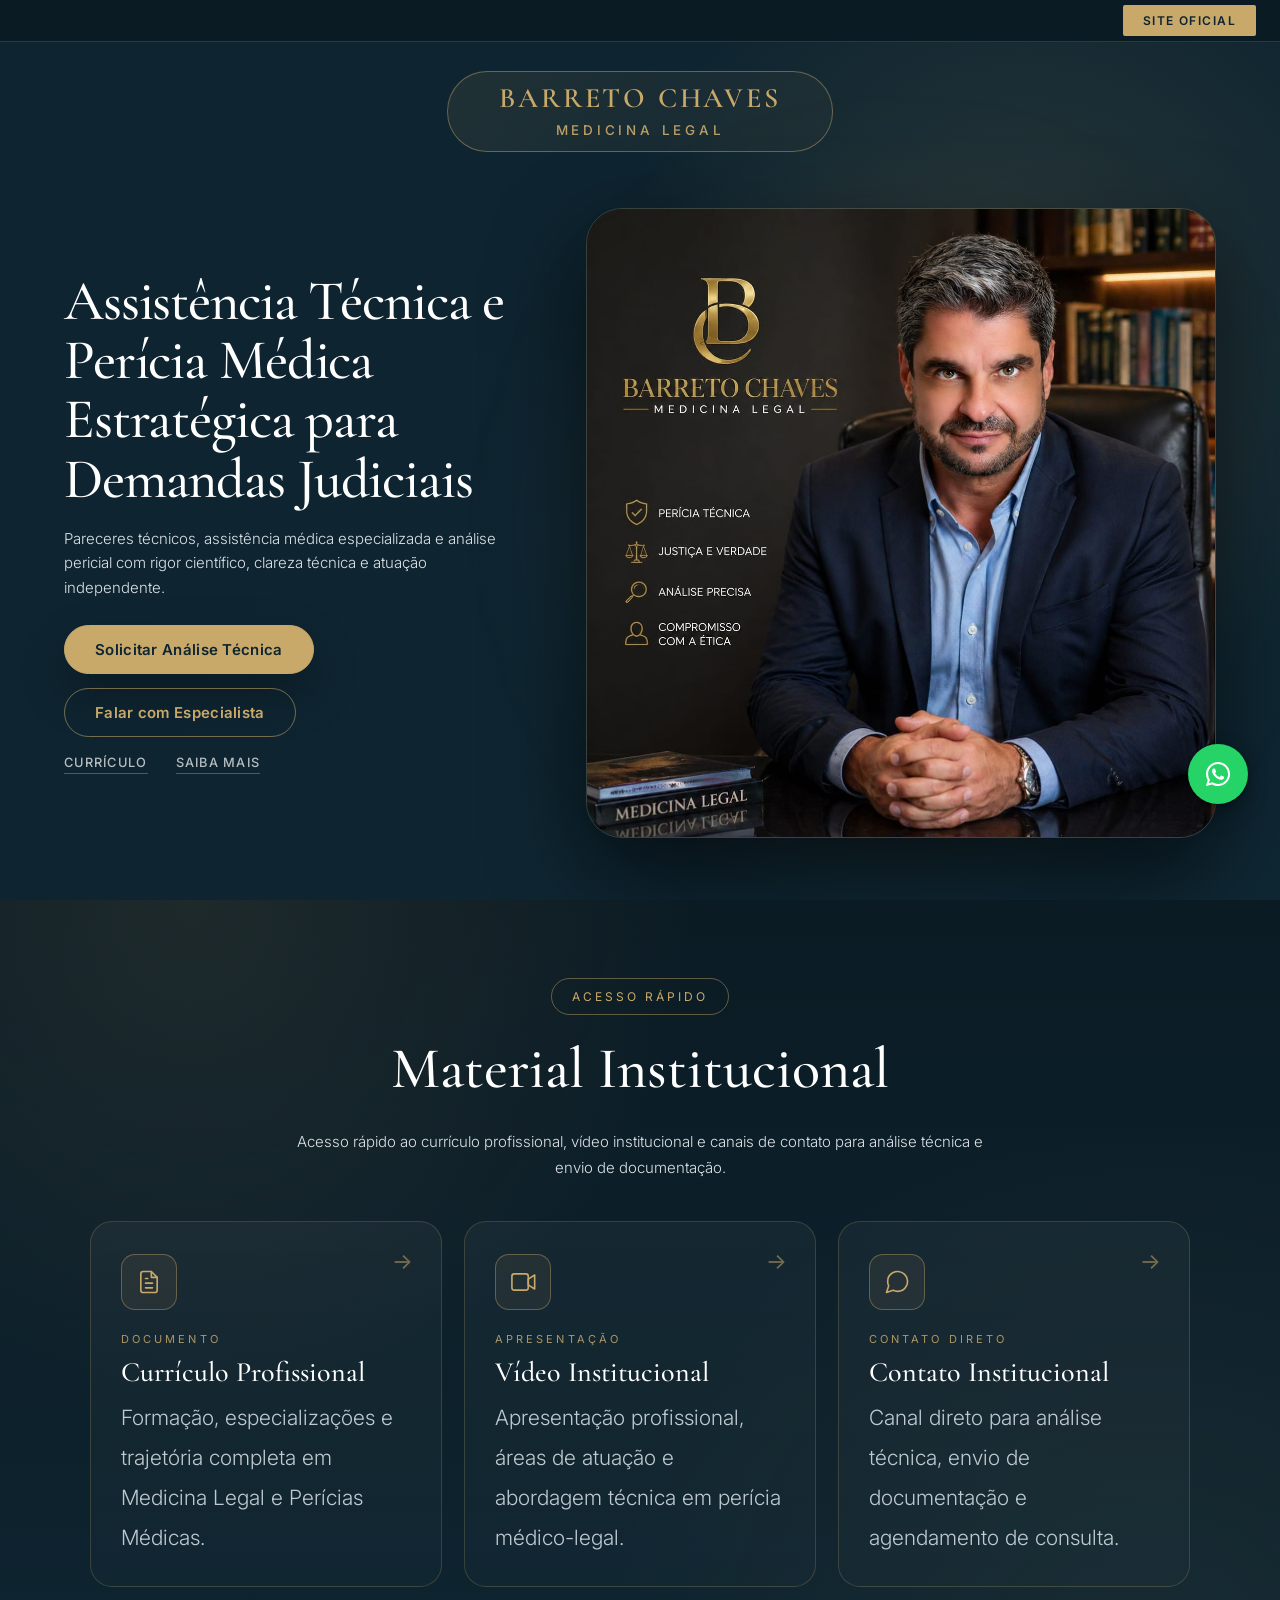
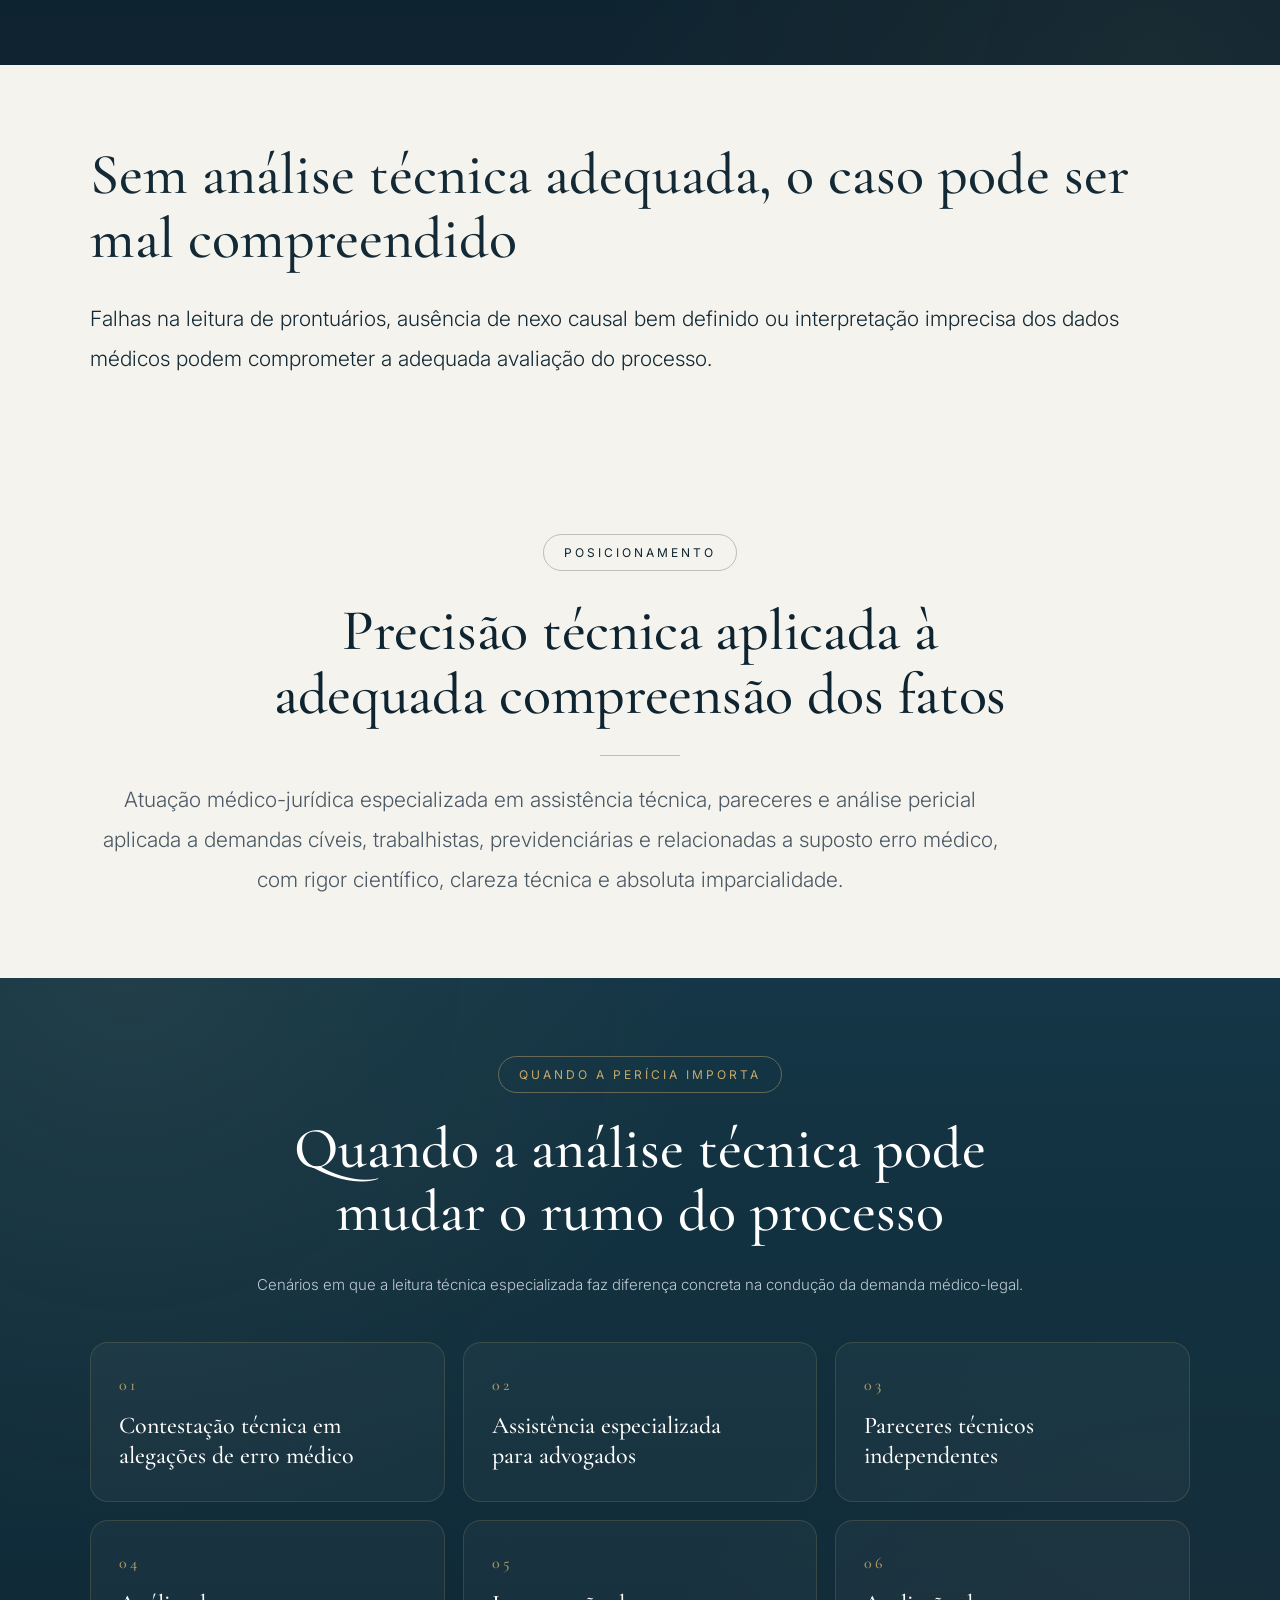
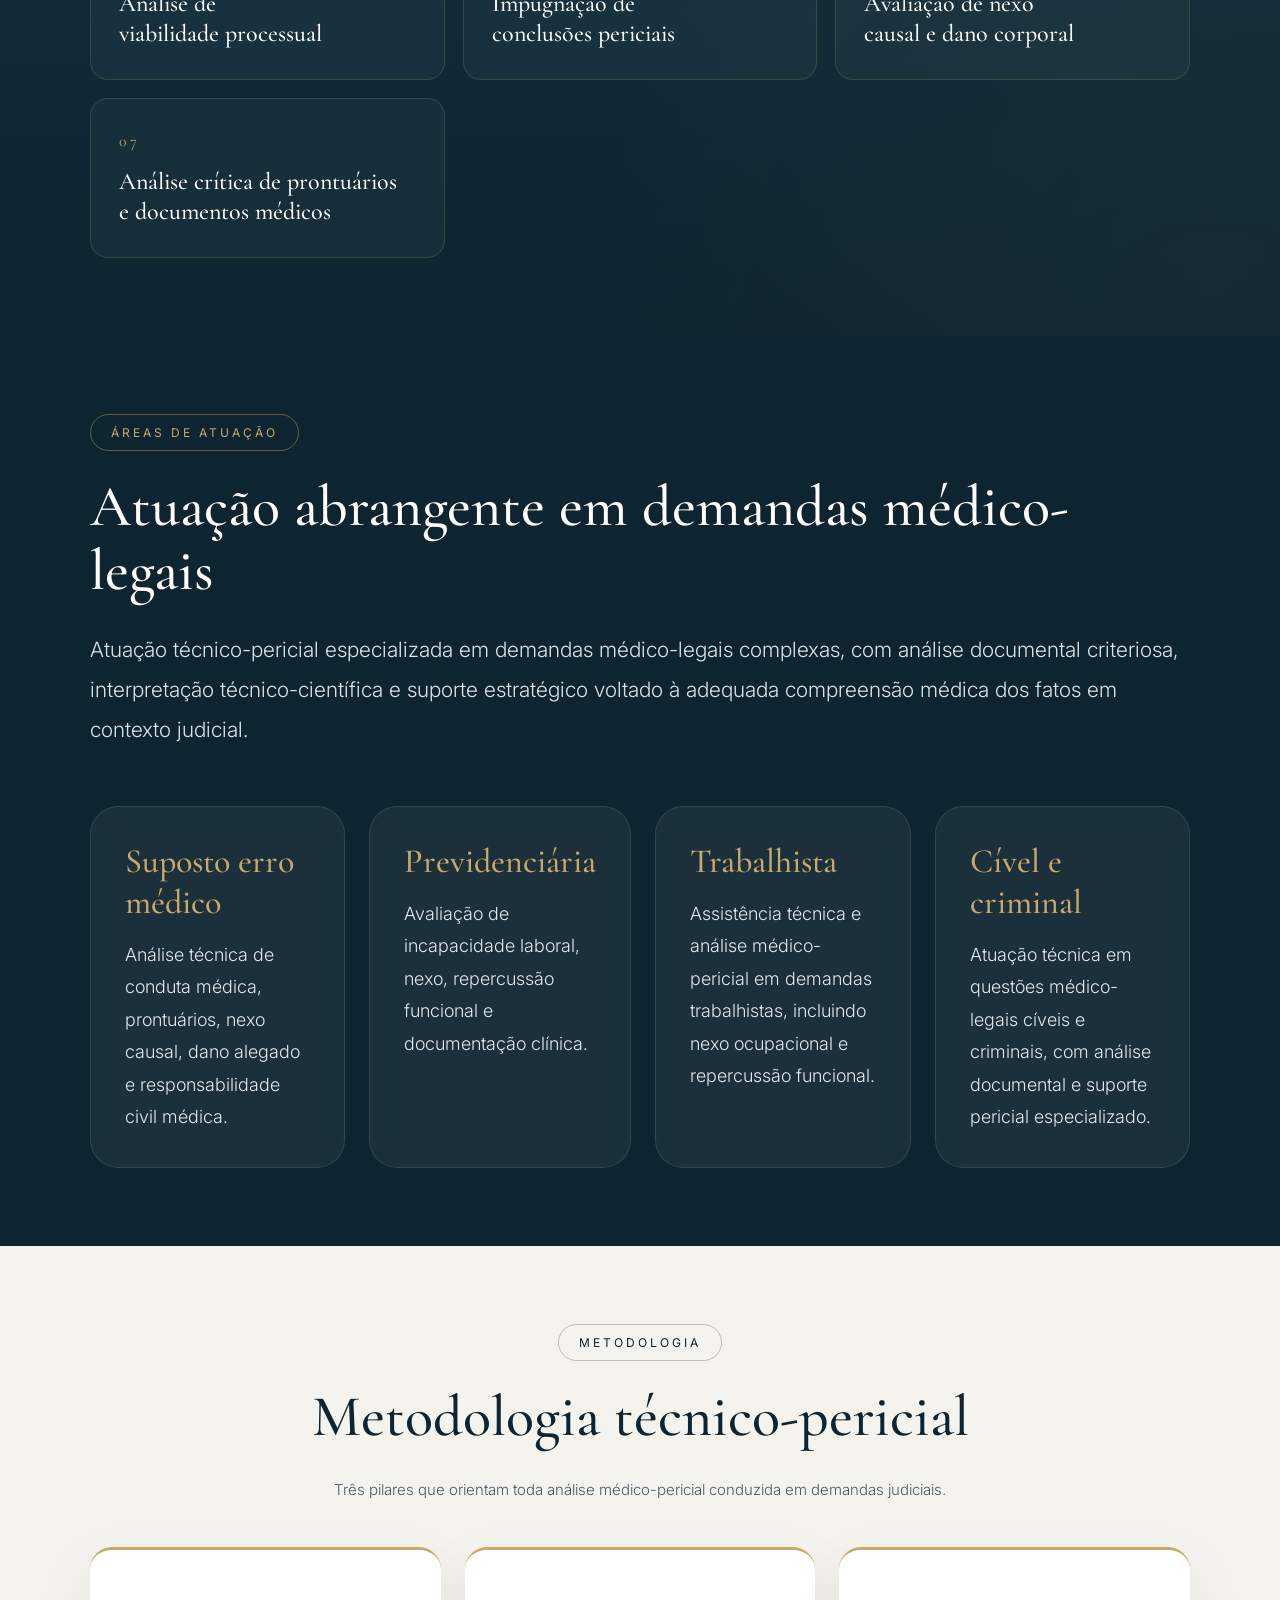
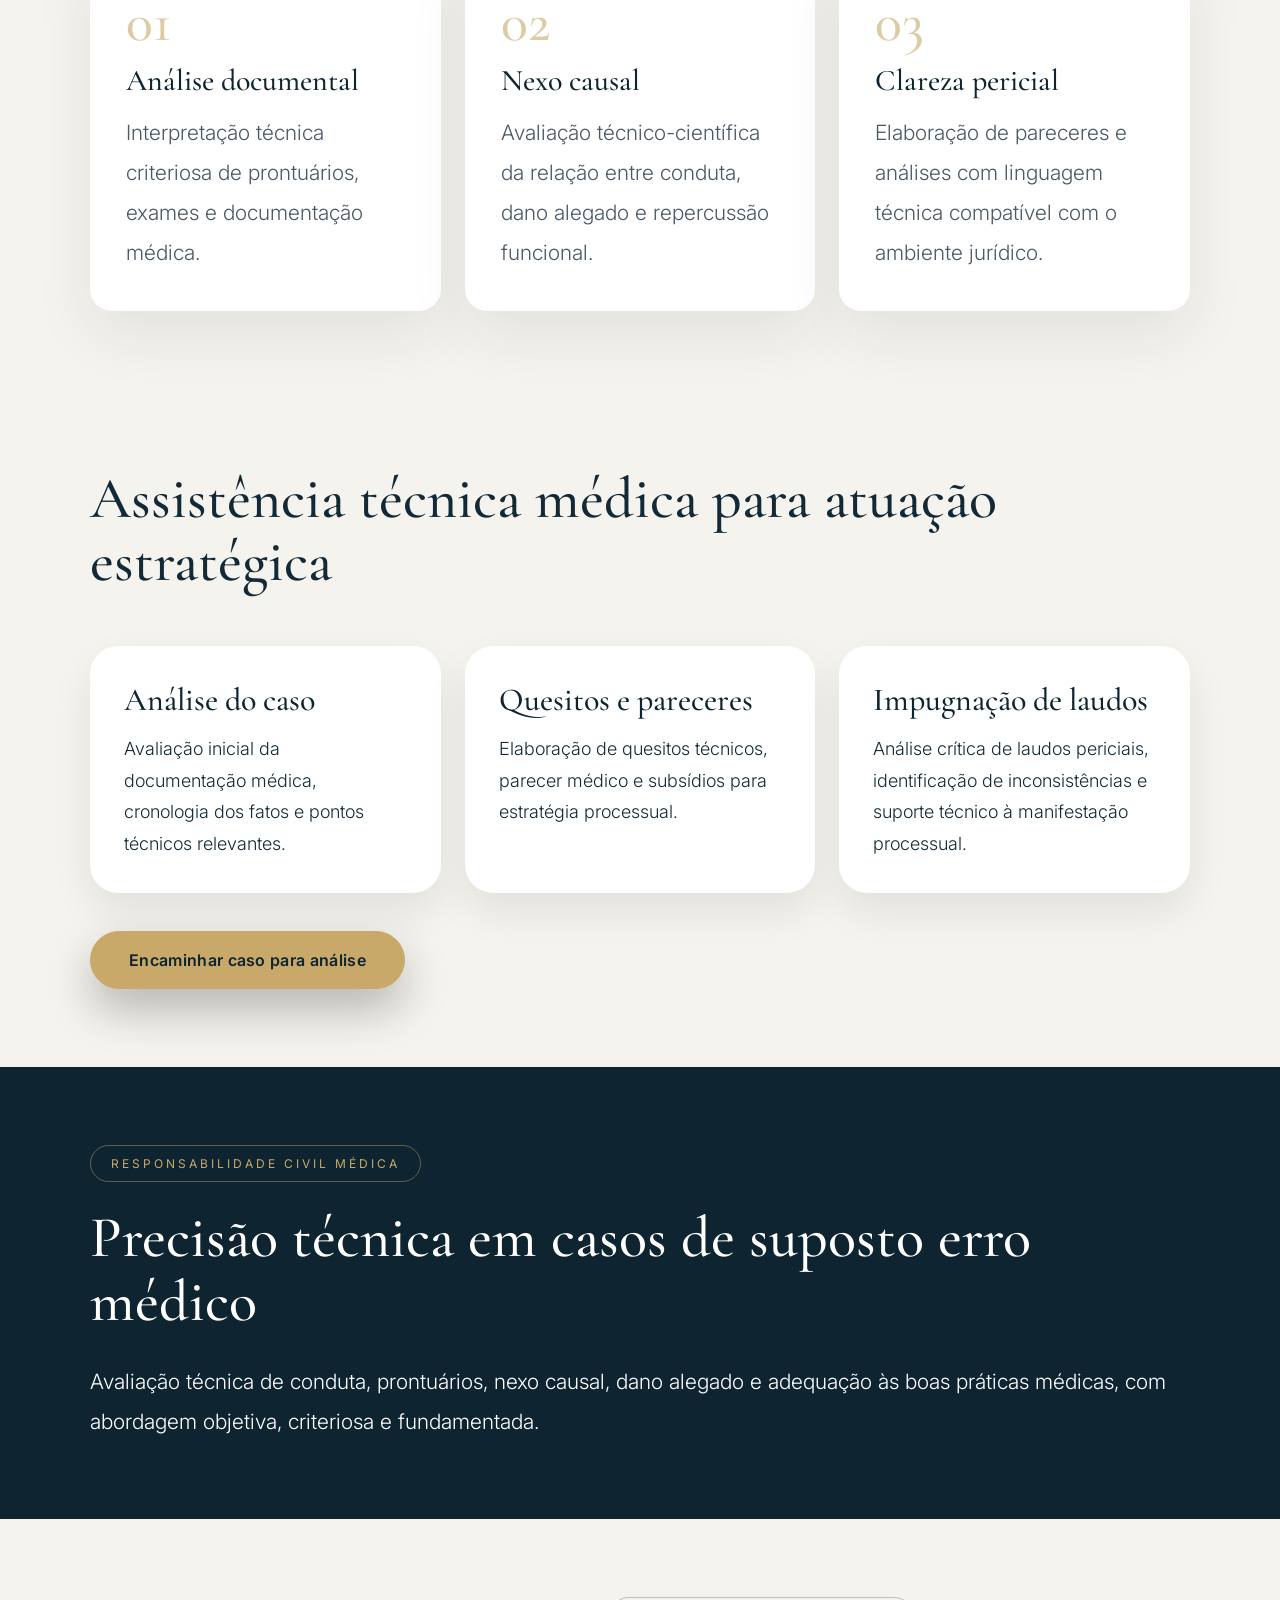
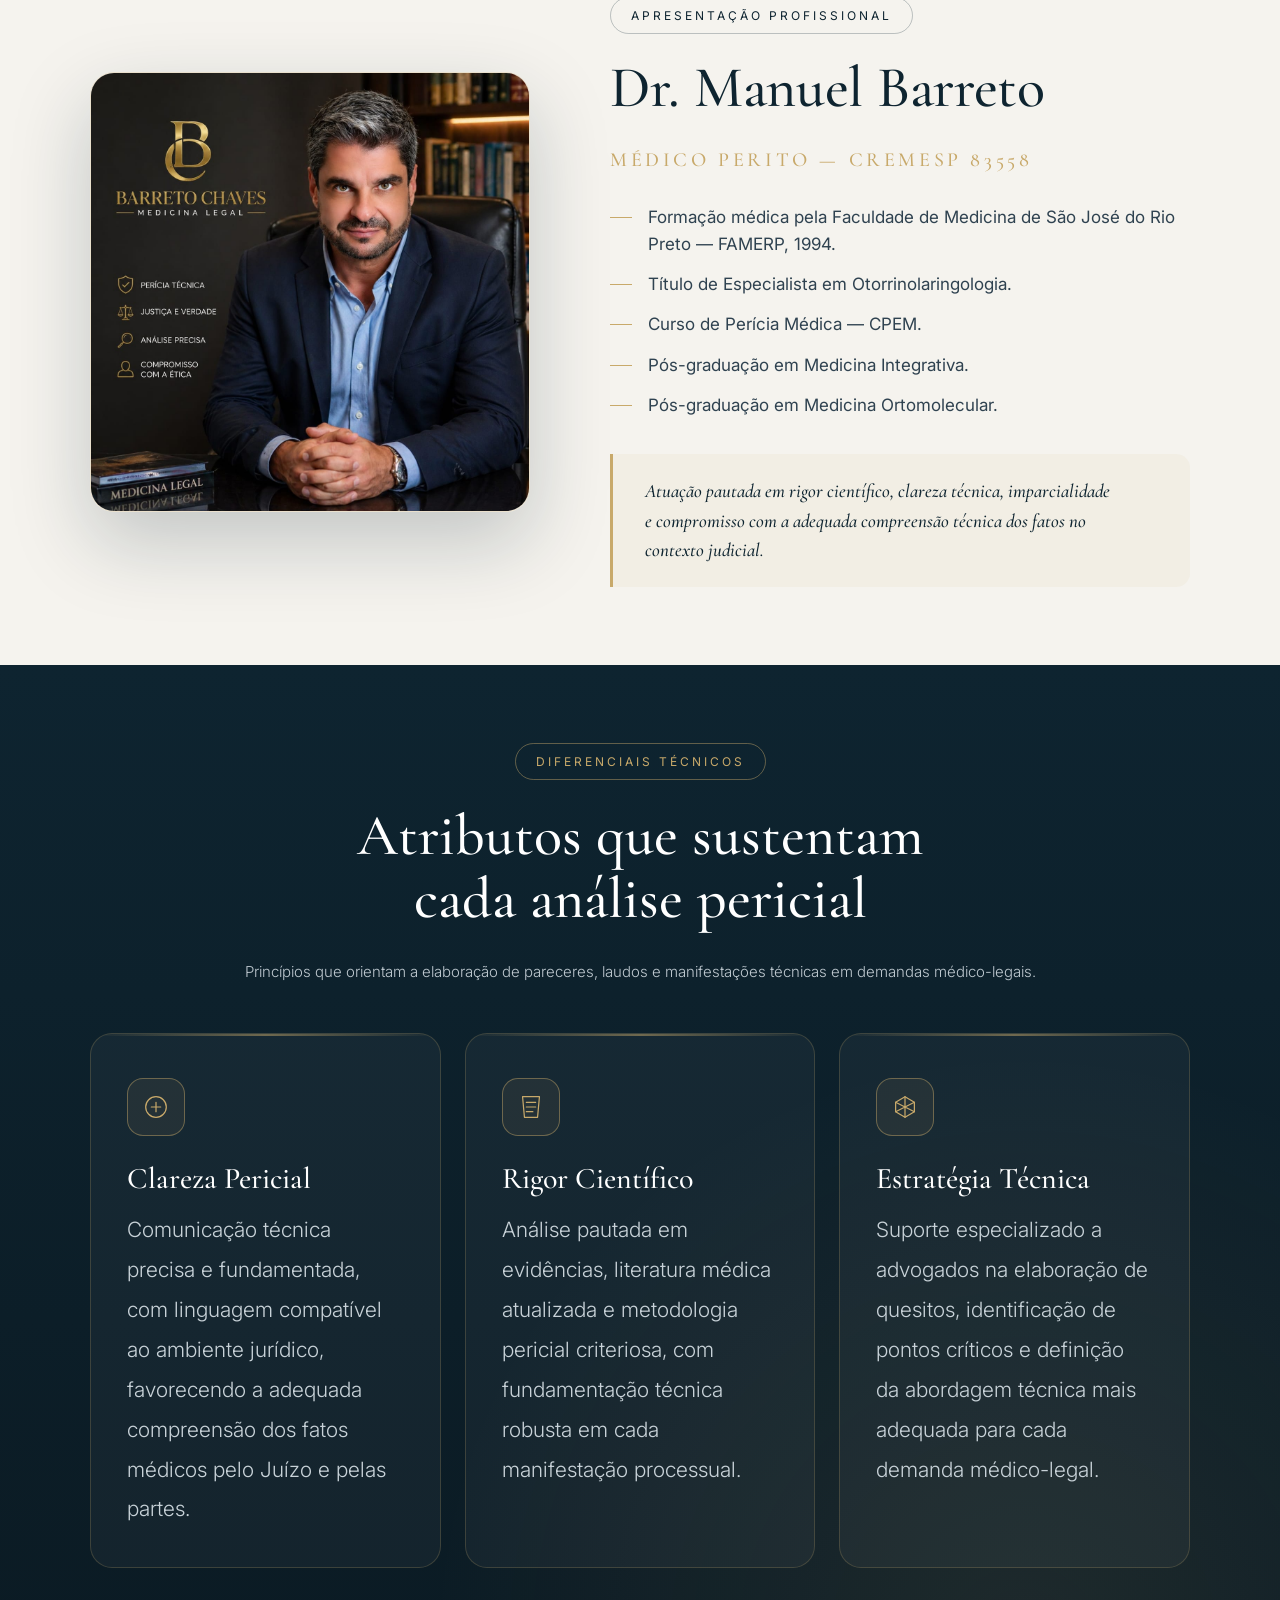
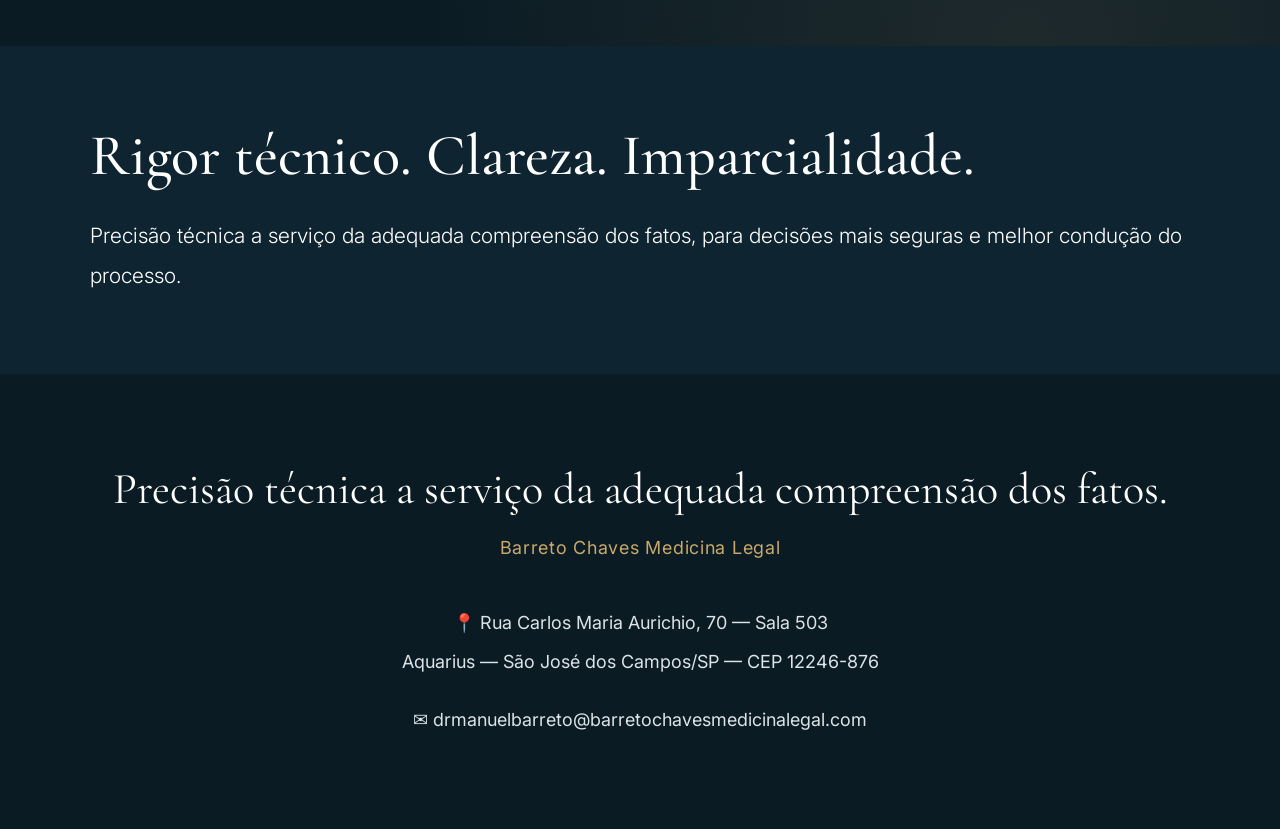
<file: index.html>
﻿<!DOCTYPE html>
<html lang="pt-br">
<head>
<meta charset="UTF-8">
<meta name="viewport" content="width=device-width, initial-scale=1.0">

<title>Barreto Chaves Medicina Legal | Perícia Médica e Assistência Técnica</title>

<meta name="description" content="Assistência Técnica e Perícia Médica especializada para demandas judiciais. Pareceres técnicos, análise pericial e suporte estratégico com rigor científico. Dr. Manuel Barreto — CREMESP 83558.">
<meta name="robots" content="index, follow">

<meta property="og:type" content="website">
<meta property="og:title" content="Barreto Chaves Medicina Legal | Perícia Médica e Assistência Técnica">
<meta property="og:description" content="Assistência Técnica e Perícia Médica especializada para demandas judiciais. Pareceres técnicos, análise pericial e suporte estratégico com rigor científico.">
<meta property="og:image" content="https://barretochavesmedicinalegal.com/imagens/foto-doutor.png">
<meta property="og:locale" content="pt_BR">

<meta name="twitter:card" content="summary_large_image">
<meta name="twitter:title" content="Barreto Chaves Medicina Legal | Perícia Médica e Assistência Técnica">
<meta name="twitter:description" content="Assistência Técnica e Perícia Médica especializada para demandas judiciais. Pareceres técnicos, análise pericial e suporte estratégico com rigor científico.">
<meta name="twitter:image" content="https://barretochavesmedicinalegal.com/imagens/foto-doutor.png">

<link rel="preconnect" href="https://fonts.googleapis.com">
<link href="https://fonts.googleapis.com/css2?family=Cormorant+Garamond:wght@400;500;600&family=Inter:wght@300;400;500;600&display=swap" rel="stylesheet">
<link rel="icon" type="image/png" href="imagens/favicon.png">
<link rel="stylesheet" href="css/index.css">

</head>

<body>

<div class="top-bar">
  <a href="index.html" class="btn-site-oficial">SITE OFICIAL</a>
</div>

<div class="mobile-topbar">
  <a href="mailto:drmanuelbarreto@barretochavesmedicinalegal.com" class="topbar-item">
    <span class="topbar-icon">✉</span>
    <span class="topbar-text">drmanuelbarreto@barretochavesmedicinalegal.com</span>
  </a>
</div>

<section class="hero">
  <div class="tag tag-hero">
    <span class="tag-nome">Barreto Chaves</span>
    <span class="tag-sub">Medicina Legal</span>
  </div>

  <div class="hero-text">
    <h1>Assistência Técnica e Perícia Médica Estratégica para Demandas Judiciais</h1>

    <p>
      Pareceres técnicos, assistência médica especializada e análise pericial com rigor científico, clareza técnica e atuação independente.
    </p>

    <div class="hero-ctas">
      <a class="btn btn-primary" href="https://wa.me/5512996662041">Solicitar Análise Técnica</a>
      <a class="btn btn-secondary" href="https://wa.me/5512996662041">Falar com Especialista</a>
    </div>

    <nav class="hero-nav">
      <a href="curriculo.html">Currículo</a>
      <a href="link_acesso.html">Saiba mais</a>
    </nav>
  </div>

  <div class="photo-wrap">
    <div class="glow"></div>
    <div class="photo">
      <img src="imagens/foto-doutor.png" alt="Dr. Manuel Barreto Chaves">
    </div>
  </div>
</section>

<!-- ===================== MATERIAL INSTITUCIONAL ===================== -->
<section class="section material-inst">
  <div class="mi-head">
    <div class="tag">Acesso Rápido</div>
    <h2>Material Institucional</h2>
    <p class="mi-intro">
      Acesso rápido ao currículo profissional, vídeo institucional e canais de contato para análise técnica e envio de documentação.
    </p>
  </div>

  <div class="mi-cards">
    <a class="mi-card" href="curriculo.html">
      <div class="mi-icon" aria-hidden="true">
        <svg viewBox="0 0 24 24" fill="none" stroke="currentColor" stroke-width="1.4" stroke-linecap="round" stroke-linejoin="round">
          <path d="M14 3H7a2 2 0 0 0-2 2v14a2 2 0 0 0 2 2h10a2 2 0 0 0 2-2V8z"/>
          <path d="M14 3v5h5"/>
          <path d="M9 13h6M9 17h6M9 9h2"/>
        </svg>
      </div>
      <div class="mi-body">
        <div class="mi-eyebrow">Documento</div>
        <h3>Currículo Profissional</h3>
        <p>Formação, especializações e trajetória completa em Medicina Legal e Perícias Médicas.</p>
      </div>
      <span class="mi-arrow" aria-hidden="true">→</span>
    </a>

    <a class="mi-card" href="link_acesso.html">
      <div class="mi-icon" aria-hidden="true">
        <svg viewBox="0 0 24 24" fill="none" stroke="currentColor" stroke-width="1.4" stroke-linecap="round" stroke-linejoin="round">
          <rect x="2.5" y="5" width="14" height="14" rx="2"/>
          <path d="M16.5 9.5 22 6v12l-5.5-3.5z"/>
        </svg>
      </div>
      <div class="mi-body">
        <div class="mi-eyebrow">Apresentação</div>
        <h3>Vídeo Institucional</h3>
        <p>Apresentação profissional, áreas de atuação e abordagem técnica em perícia médico-legal.</p>
      </div>
      <span class="mi-arrow" aria-hidden="true">→</span>
    </a>

    <a class="mi-card" href="https://wa.me/5512996662041">
      <div class="mi-icon" aria-hidden="true">
        <svg viewBox="0 0 24 24" fill="none" stroke="currentColor" stroke-width="1.4" stroke-linecap="round" stroke-linejoin="round">
          <path d="M21 11.5a8.38 8.38 0 0 1-.9 3.8 8.5 8.5 0 0 1-7.6 4.7 8.38 8.38 0 0 1-3.8-.9L3 21l1.9-5.7a8.38 8.38 0 0 1-.9-3.8 8.5 8.5 0 0 1 4.7-7.6 8.38 8.38 0 0 1 3.8-.9h.5a8.48 8.48 0 0 1 8 8z"/>
        </svg>
      </div>
      <div class="mi-body">
        <div class="mi-eyebrow">Contato Direto</div>
        <h3>Contato Institucional</h3>
        <p>Canal direto para análise técnica, envio de documentação e agendamento de consulta.</p>
      </div>
      <span class="mi-arrow" aria-hidden="true">→</span>
    </a>
  </div>
</section>

<section class="section light">
  <div class="max">
    <h2>Sem análise técnica adequada, o caso pode ser mal compreendido</h2>
    <p>
      Falhas na leitura de prontuários, ausência de nexo causal bem definido ou interpretação imprecisa dos dados médicos podem comprometer a adequada avaliação do processo.
    </p>
  </div>
</section>

<!-- ===================== POSICIONAMENTO ESTRATÉGICO ===================== -->
<section class="section positioning">
  <div class="pos-inner">
    <div class="tag">Posicionamento</div>
    <h2>Precisão técnica aplicada à adequada compreensão dos fatos</h2>
    <div class="pos-divider" aria-hidden="true"></div>
    <p class="pos-text">
      Atuação médico-jurídica especializada em assistência técnica, pareceres e análise pericial aplicada a demandas cíveis, trabalhistas, previdenciárias e relacionadas a suposto erro médico, com rigor científico, clareza técnica e absoluta imparcialidade.
    </p>
  </div>
</section>

<!-- ===================== DOR DO CLIENTE ===================== -->
<section class="section pain">
  <div class="pain-head">
    <div class="tag">Quando a Perícia Importa</div>
    <h2>Quando a análise técnica pode mudar o rumo do processo</h2>
    <p class="section-intro">
      Cenários em que a leitura técnica especializada faz diferença concreta na condução da demanda médico-legal.
    </p>
  </div>

  <div class="pain-grid">
    <div class="pain-card">
      <span class="pain-num">01</span>
      <h3>Contestação técnica em alegações de erro médico</h3>
    </div>
    <div class="pain-card">
      <span class="pain-num">02</span>
      <h3>Assistência especializada para advogados</h3>
    </div>
    <div class="pain-card">
      <span class="pain-num">03</span>
      <h3>Pareceres técnicos independentes</h3>
    </div>
    <div class="pain-card">
      <span class="pain-num">04</span>
      <h3>Análise de viabilidade processual</h3>
    </div>
    <div class="pain-card">
      <span class="pain-num">05</span>
      <h3>Impugnação de conclusões periciais</h3>
    </div>
    <div class="pain-card">
      <span class="pain-num">06</span>
      <h3>Avaliação de nexo causal e dano corporal</h3>
    </div>
    <div class="pain-card">
      <span class="pain-num">07</span>
      <h3>Análise crítica de prontuários e documentos médicos</h3>
    </div>
  </div>
</section>

<section class="section dark">
  <div class="tag">Áreas de Atuação</div>

  <h2>Atuação abrangente em demandas médico-legais</h2>

  <div class="intro-tech">
    Atuação técnico-pericial especializada em demandas médico-legais complexas, com análise documental criteriosa, interpretação técnico-científica e suporte estratégico voltado à adequada compreensão médica dos fatos em contexto judicial.
  </div>

  <div class="cards">
    <div class="card">
      <h3>Suposto erro médico</h3>
      <p>Análise técnica de conduta médica, prontuários, nexo causal, dano alegado e responsabilidade civil médica.</p>
    </div>

    <div class="card">
      <h3>Previdenciária</h3>
      <p>Avaliação de incapacidade laboral, nexo, repercussão funcional e documentação clínica.</p>
    </div>

    <div class="card">
      <h3>Trabalhista</h3>
      <p>Assistência técnica e análise médico-pericial em demandas trabalhistas, incluindo nexo ocupacional e repercussão funcional.</p>
    </div>

    <div class="card">
      <h3>Cível e criminal</h3>
      <p>Atuação técnica em questões médico-legais cíveis e criminais, com análise documental e suporte pericial especializado.</p>
    </div>
  </div>
</section>

<!-- ===================== METODOLOGIA TÉCNICO-PERICIAL ===================== -->
<section class="section method">
  <div class="method-head">
    <div class="tag">Metodologia</div>
    <h2>Metodologia técnico-pericial</h2>
    <p class="section-intro">
      Três pilares que orientam toda análise médico-pericial conduzida em demandas judiciais.
    </p>
  </div>

  <div class="method-grid">
    <article class="method-card">
      <div class="method-num">01</div>
      <h3>Análise documental</h3>
      <p>Interpretação técnica criteriosa de prontuários, exames e documentação médica.</p>
    </article>

    <article class="method-card">
      <div class="method-num">02</div>
      <h3>Nexo causal</h3>
      <p>Avaliação técnico-científica da relação entre conduta, dano alegado e repercussão funcional.</p>
    </article>

    <article class="method-card">
      <div class="method-num">03</div>
      <h3>Clareza pericial</h3>
      <p>Elaboração de pareceres e análises com linguagem técnica compatível com o ambiente jurídico.</p>
    </article>
  </div>
</section>

<section class="section light">
  <h2>Assistência técnica médica para atuação estratégica</h2>

  <div class="service-grid">
    <div class="service">
      <h3>Análise do caso</h3>
      <p>Avaliação inicial da documentação médica, cronologia dos fatos e pontos técnicos relevantes.</p>
    </div>

    <div class="service">
      <h3>Quesitos e pareceres</h3>
      <p>Elaboração de quesitos técnicos, parecer médico e subsídios para estratégia processual.</p>
    </div>

    <div class="service">
      <h3>Impugnação de laudos</h3>
      <p>Análise crítica de laudos periciais, identificação de inconsistências e suporte técnico à manifestação processual.</p>
    </div>
  </div>

  <a class="btn" href="https://wa.me/5512996662041">Encaminhar caso para análise</a>
</section>

<section class="section dark">
  <div class="tag">Responsabilidade Civil Médica</div>
  <h2>Precisão técnica em casos de suposto erro médico</h2>
  <p class="max">
    Avaliação técnica de conduta, prontuários, nexo causal, dano alegado e adequação às boas práticas médicas, com abordagem objetiva, criteriosa e fundamentada.
  </p>
</section>

<section class="section light authority-section">
  <div class="authority">
    <div class="photo">
      <img src="imagens/foto-doutor.png" alt="Dr. Manuel Barreto">
    </div>

    <div class="authority-content">
      <div class="tag">Apresentação Profissional</div>

      <h2>Dr. Manuel Barreto</h2>

      <div class="authority-crm">Médico Perito — CREMESP 83558</div>

      <ul class="credentials">
        <li><span class="cred-mark" aria-hidden="true"></span><span>Formação médica pela Faculdade de Medicina de São José do Rio Preto — FAMERP, 1994.</span></li>
        <li><span class="cred-mark" aria-hidden="true"></span><span>Título de Especialista em Otorrinolaringologia.</span></li>
        <li><span class="cred-mark" aria-hidden="true"></span><span>Curso de Perícia Médica — CPEM.</span></li>
        <li><span class="cred-mark" aria-hidden="true"></span><span>Pós-graduação em Medicina Integrativa.</span></li>
        <li><span class="cred-mark" aria-hidden="true"></span><span>Pós-graduação em Medicina Ortomolecular.</span></li>
      </ul>

      <blockquote class="authority-quote">
        Atuação pautada em rigor científico, clareza técnica, imparcialidade e compromisso com a adequada compreensão técnica dos fatos no contexto judicial.
      </blockquote>
    </div>
  </div>
</section>

<!-- ===================== DIFERENCIAIS TÉCNICOS ===================== -->
<section class="section differentials">
  <div class="diff-head">
    <div class="tag">Diferenciais Técnicos</div>
    <h2>Atributos que sustentam cada análise pericial</h2>
    <p class="section-intro">
      Princípios que orientam a elaboração de pareceres, laudos e manifestações técnicas em demandas médico-legais.
    </p>
  </div>

  <div class="diff-grid">
    <article class="diff-card">
      <div class="diff-icon" aria-hidden="true">
        <svg viewBox="0 0 32 32" fill="none" stroke="currentColor" stroke-width="1.3" stroke-linecap="round" stroke-linejoin="round">
          <circle cx="16" cy="16" r="11"/>
          <path d="M11 16h10M16 11v10"/>
        </svg>
      </div>
      <h3>Clareza Pericial</h3>
      <p>Comunicação técnica precisa e fundamentada, com linguagem compatível ao ambiente jurídico, favorecendo a adequada compreensão dos fatos médicos pelo Juízo e pelas partes.</p>
    </article>

    <article class="diff-card">
      <div class="diff-icon" aria-hidden="true">
        <svg viewBox="0 0 32 32" fill="none" stroke="currentColor" stroke-width="1.3" stroke-linecap="round" stroke-linejoin="round">
          <path d="M7 5h18l-2 22H9z"/>
          <path d="M11 11h10M11 16h10M11 21h7"/>
        </svg>
      </div>
      <h3>Rigor Científico</h3>
      <p>Análise pautada em evidências, literatura médica atualizada e metodologia pericial criteriosa, com fundamentação técnica robusta em cada manifestação processual.</p>
    </article>

    <article class="diff-card">
      <div class="diff-icon" aria-hidden="true">
        <svg viewBox="0 0 32 32" fill="none" stroke="currentColor" stroke-width="1.3" stroke-linecap="round" stroke-linejoin="round">
          <path d="M16 5 26 11v10L16 27 6 21V11z"/>
          <path d="M16 5v22M6 11l20 10M26 11 6 21"/>
        </svg>
      </div>
      <h3>Estratégia Técnica</h3>
      <p>Suporte especializado a advogados na elaboração de quesitos, identificação de pontos críticos e definição da abordagem técnica mais adequada para cada demanda médico-legal.</p>
    </article>
  </div>
</section>

<section class="section dark">
  <h2>Rigor técnico. Clareza. Imparcialidade.</h2>
  <p class="max">
    Precisão técnica a serviço da adequada compreensão dos fatos, para decisões mais seguras e melhor condução do processo.
  </p>
</section>

<footer class="footer">
  <div class="footer-title">
    Precisão técnica a serviço da adequada compreensão dos fatos.
  </div>

  <div class="footer-sub">
    Barreto Chaves Medicina Legal
  </div>

  <div class="contact-block">
    <div>
      📍 Rua Carlos Maria Aurichio, 70 — Sala 503<br>
      Aquarius — São José dos Campos/SP — CEP 12246-876
    </div>

    <div style="margin-top:18px;">
      ✉ drmanuelbarreto@barretochavesmedicinalegal.com
    </div>

  </div>
</footer>


<button class="back-to-top" id="backToTop" aria-label="Voltar ao topo" onclick="window.scrollTo({top:0,behavior:'smooth'})">&#8679;</button>

<a class="whats-float" href="https://wa.me/5512996662041" target="_blank" rel="noopener" aria-label="Falar no WhatsApp">
  <span class="whats-pulse" aria-hidden="true"></span>
  <svg class="whats-icon" viewBox="0 0 32 32" xmlns="http://www.w3.org/2000/svg" aria-hidden="true">
    <path fill="#fff" d="M16.04 4C9.42 4 4.04 9.38 4.04 16c0 2.11.55 4.17 1.6 5.99L4 28l6.18-1.62a11.96 11.96 0 0 0 5.86 1.5h.01c6.62 0 12-5.38 12-12s-5.38-12-12-12zm0 21.95h-.01a9.93 9.93 0 0 1-5.07-1.39l-.36-.21-3.67.96.98-3.58-.24-.37a9.95 9.95 0 0 1-1.53-5.32c0-5.5 4.48-9.97 9.99-9.97a9.94 9.94 0 0 1 7.07 2.92 9.93 9.93 0 0 1 2.92 7.06c0 5.5-4.48 9.9-9.99 9.9zm5.47-7.46c-.3-.15-1.77-.87-2.05-.97-.27-.1-.47-.15-.67.15-.2.3-.77.97-.94 1.17-.17.2-.35.22-.65.07-.3-.15-1.27-.47-2.41-1.49-.89-.79-1.49-1.77-1.66-2.07-.17-.3-.02-.46.13-.61.13-.13.3-.35.45-.52.15-.17.2-.3.3-.5.1-.2.05-.37-.02-.52-.07-.15-.67-1.62-.92-2.21-.24-.58-.49-.5-.67-.51-.17-.01-.37-.01-.57-.01-.2 0-.52.07-.79.37-.27.3-1.04 1.02-1.04 2.49 0 1.47 1.07 2.89 1.22 3.09.15.2 2.11 3.22 5.11 4.51.71.31 1.27.49 1.71.63.72.23 1.37.2 1.88.12.57-.08 1.77-.72 2.02-1.41.25-.7.25-1.29.17-1.41-.07-.13-.27-.2-.57-.35z"/>
  </svg>
</a>

<script src="js/index.js"></script>

</body>
</html>
</file>
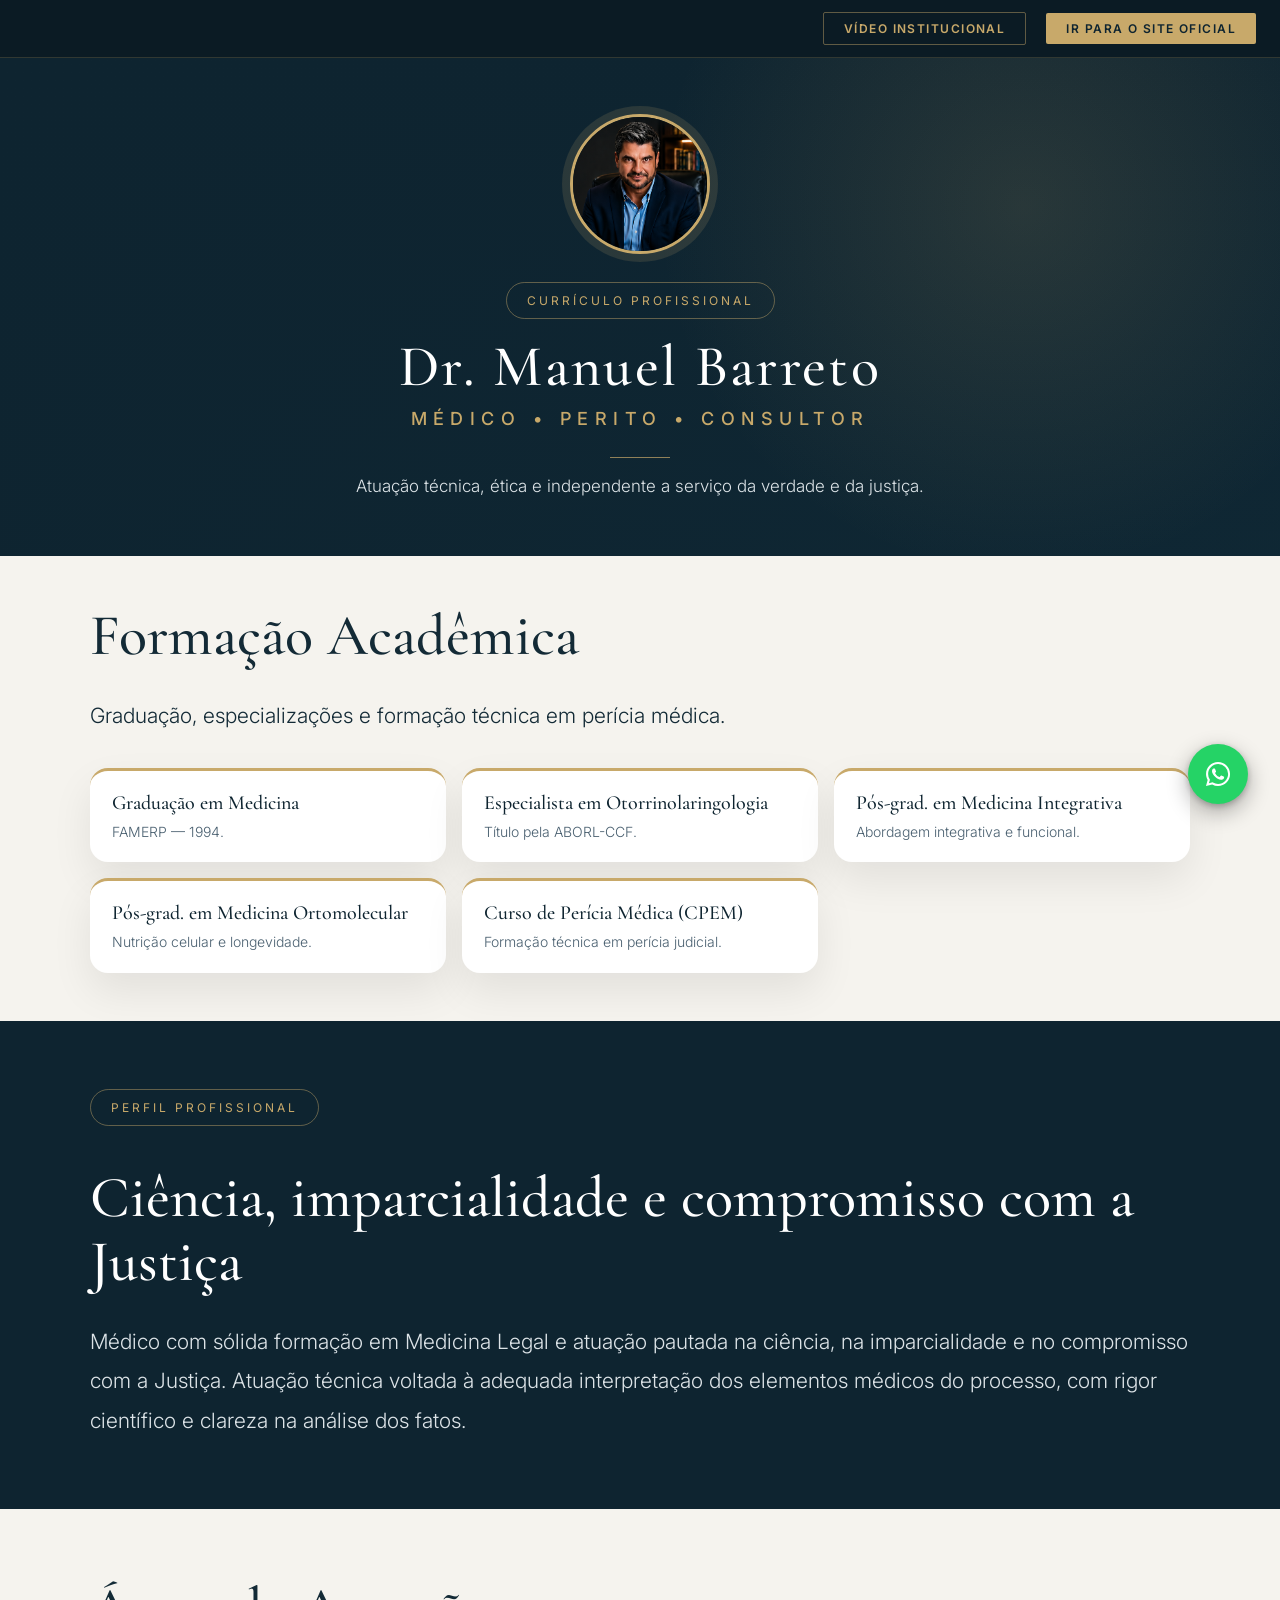
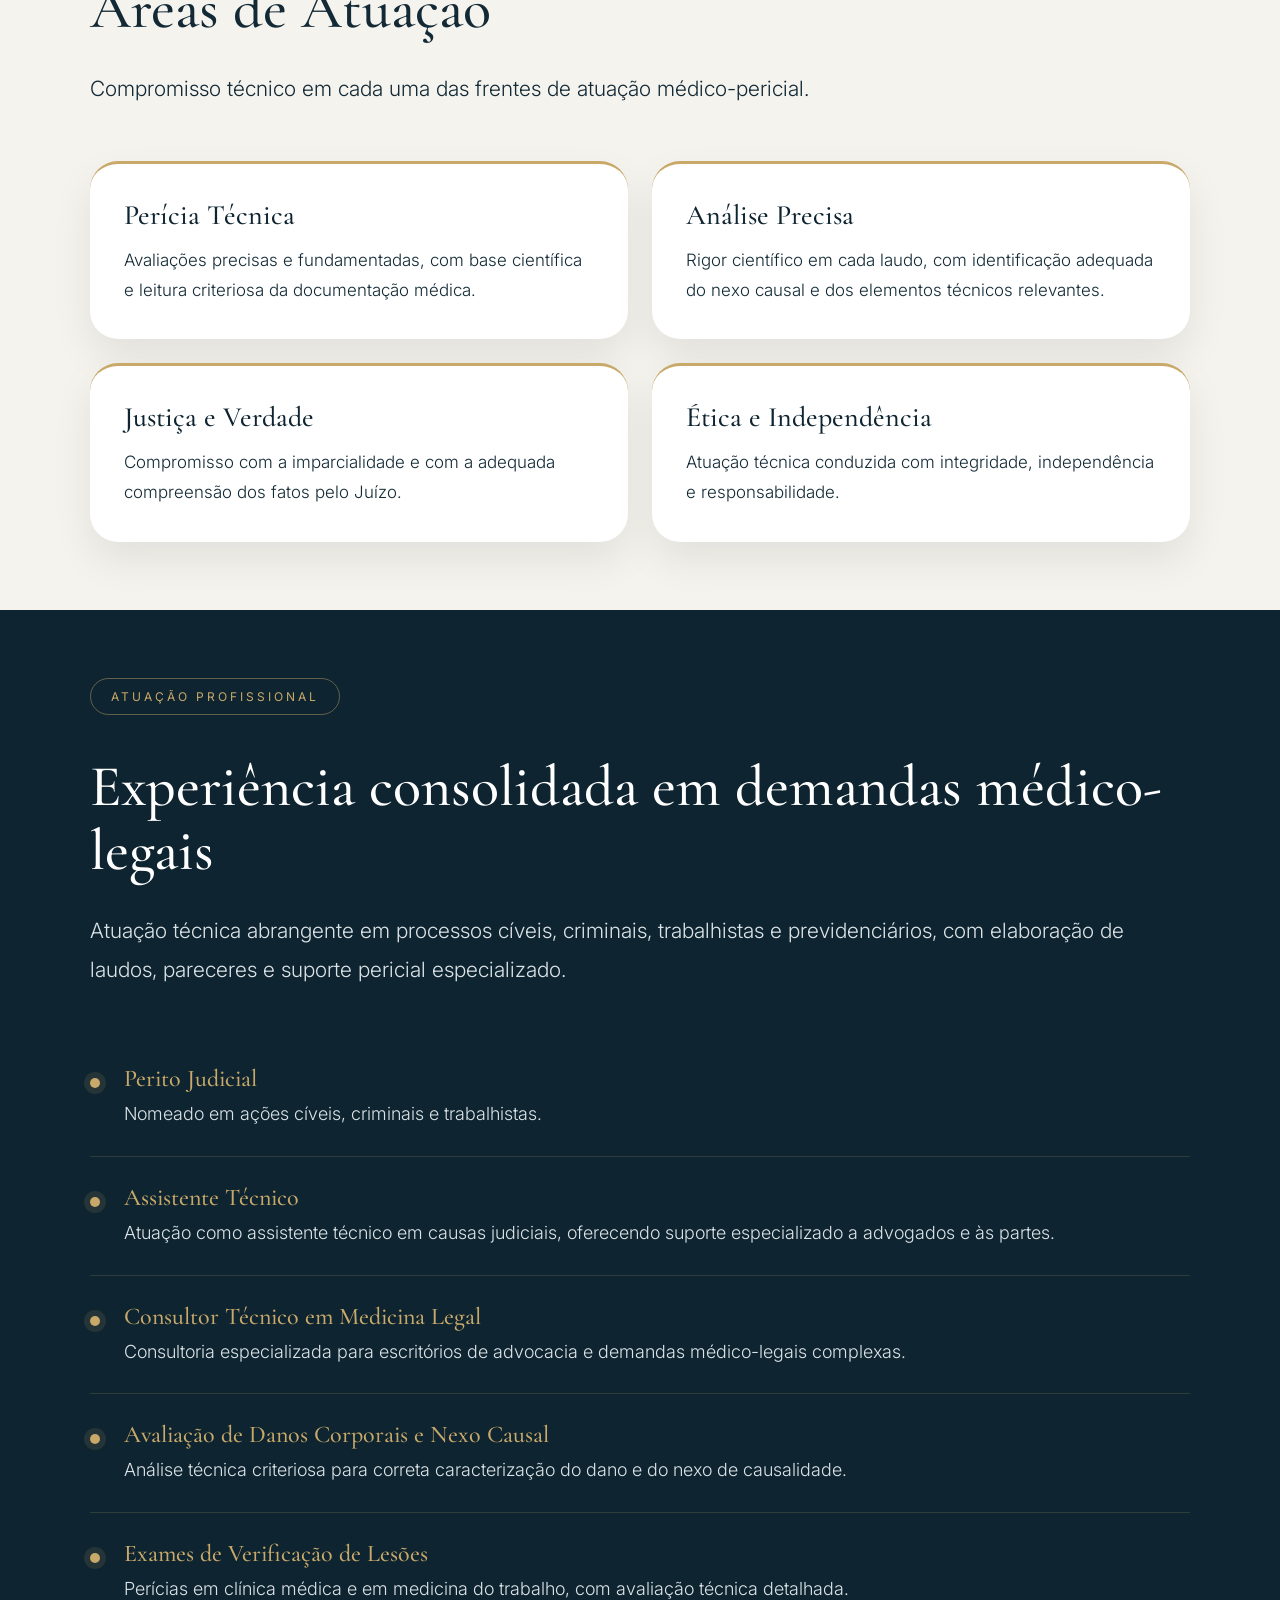
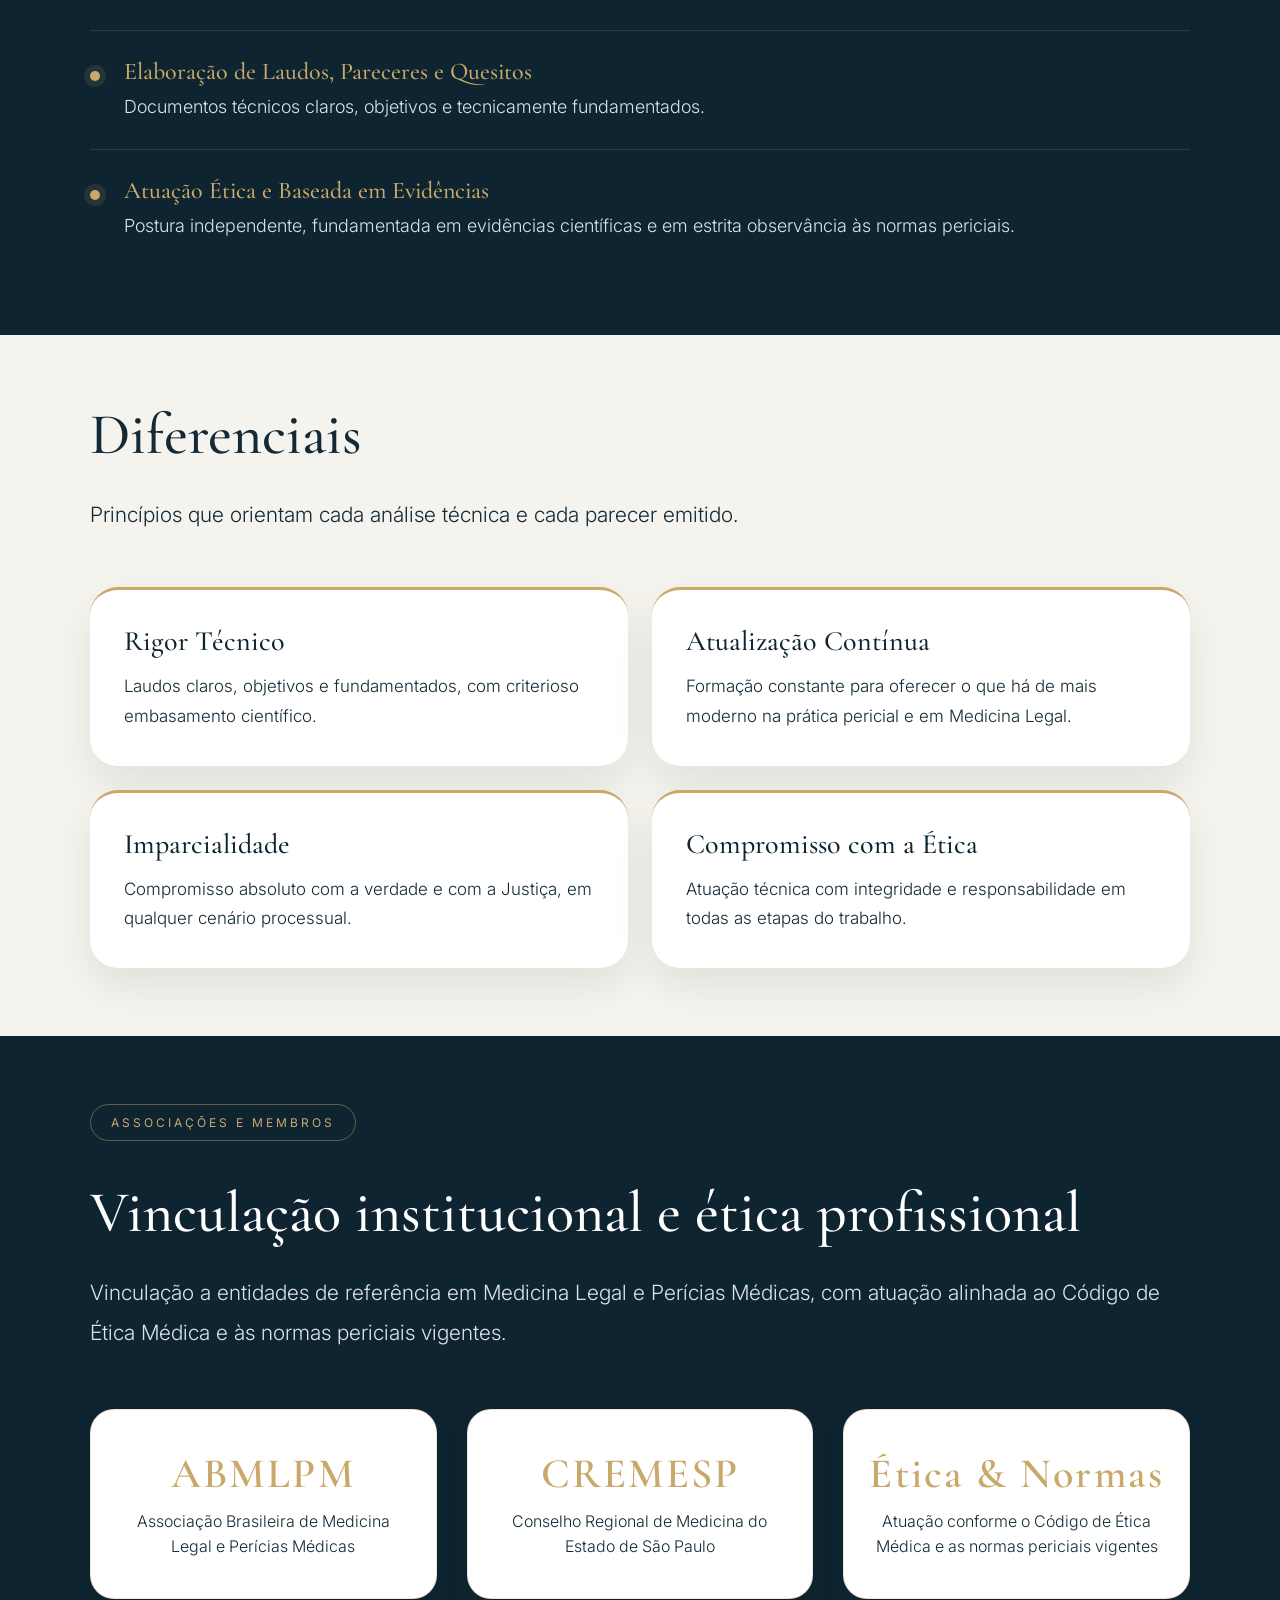
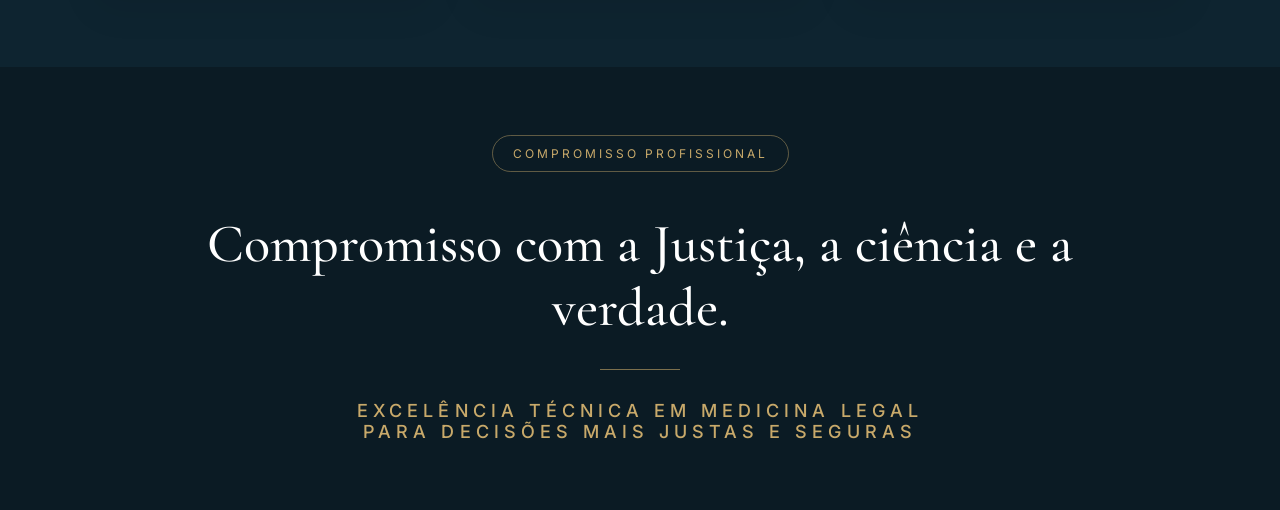
<file: curriculo.html>
﻿<!DOCTYPE html>
<html lang="pt-br">
<head>
<meta charset="UTF-8">
<meta name="viewport" content="width=device-width, initial-scale=1.0">

<title>Dr. Manuel Barreto Chaves | Currículo Profissional - Medicina Legal</title>

<meta name="description" content="Currículo profissional do Dr. Manuel Barreto Chaves — Médico Perito (CREMESP 83558). Formação em Medicina Legal, Otorrinolaringologia, Perícia Médica e especialidades correlatas.">
<meta name="robots" content="index, follow">

<meta property="og:type" content="profile">
<meta property="og:title" content="Dr. Manuel Barreto Chaves | Currículo Profissional - Medicina Legal">
<meta property="og:description" content="Currículo profissional do Dr. Manuel Barreto Chaves — Médico Perito (CREMESP 83558). Formação em Medicina Legal, Otorrinolaringologia, Perícia Médica e especialidades correlatas.">
<meta property="og:image" content="https://barretochavesmedicinalegal.com/imagens/foto_curriculo.png">
<meta property="og:locale" content="pt_BR">

<meta name="twitter:card" content="summary_large_image">
<meta name="twitter:title" content="Dr. Manuel Barreto Chaves | Currículo Profissional - Medicina Legal">
<meta name="twitter:description" content="Currículo profissional do Dr. Manuel Barreto Chaves — Médico Perito (CREMESP 83558). Formação em Medicina Legal, Otorrinolaringologia e Perícia Médica.">
<meta name="twitter:image" content="https://barretochavesmedicinalegal.com/imagens/foto_curriculo.png">

<link rel="preconnect" href="https://fonts.googleapis.com">
<link href="https://fonts.googleapis.com/css2?family=Cormorant+Garamond:wght@400;500;600&family=Inter:wght@300;400;500;600&display=swap" rel="stylesheet">
<link rel="icon" type="image/png" href="imagens/favicon.png">
<link rel="stylesheet" href="css/curriculo.css">

</head>

<body>

<!-- ===================== TOPO ===================== -->
<div class="top-bar">
  <a href="link_acesso.html" class="btn-video-inst">Vídeo Institucional</a>
  <a href="index.html" class="btn-site-oficial">IR PARA O SITE OFICIAL</a>
</div>

<!-- ===================== HERO ===================== -->
<section class="hero">
  <img class="hero-photo" src="imagens/foto_curriculo.png" alt="Dr. Manuel Barreto">
  <div class="tag">Currículo Profissional</div>

  <h1 class="hero-title">Dr. Manuel Barreto</h1>
  <div class="hero-subtitle">Médico • Perito • Consultor</div>

  <div class="divider"></div>

  <p class="hero-tagline">
    Atuação técnica, ética e independente a serviço da verdade e da justiça.
  </p>
</section>

<!-- ===================== FORMAÇÃO ACADÊMICA ===================== -->
<section class="section light formation">
  <div class="max">
    <h2>Formação Acadêmica</h2>
    <p class="section-intro">
      Graduação, especializações e formação técnica em perícia médica.
    </p>
  </div>

  <div class="service-grid cols-3">
    <div class="service">
      <h3>Graduação em Medicina</h3>
      <p>FAMERP — 1994.</p>
    </div>

    <div class="service">
      <h3>Especialista em Otorrinolaringologia</h3>
      <p>Título pela ABORL-CCF.</p>
    </div>

    <div class="service">
      <h3>Pós-grad. em Medicina Integrativa</h3>
      <p>Abordagem integrativa e funcional.</p>
    </div>

    <div class="service">
      <h3>Pós-grad. em Medicina Ortomolecular</h3>
      <p>Nutrição celular e longevidade.</p>
    </div>

    <div class="service">
      <h3>Curso de Perícia Médica (CPEM)</h3>
      <p>Formação técnica em perícia judicial.</p>
    </div>
  </div>
</section>

<!-- ===================== PERFIL PROFISSIONAL ===================== -->
<section class="section dark">
  <div class="tag">Perfil Profissional</div>

  <h2>Ciência, imparcialidade e compromisso com a Justiça</h2>

  <p class="section-intro">
    Médico com sólida formação em Medicina Legal e atuação pautada na ciência, na imparcialidade e no compromisso com a Justiça. Atuação técnica voltada à adequada interpretação dos elementos médicos do processo, com rigor científico e clareza na análise dos fatos.
  </p>
</section>

<!-- ===================== ÁREAS DE ATUAÇÃO ===================== -->
<section class="section light">
  <div class="max">
    <h2>Áreas de Atuação</h2>
    <p class="section-intro">
      Compromisso técnico em cada uma das frentes de atuação médico-pericial.
    </p>
  </div>

  <div class="service-grid">
    <div class="service">
      <h3>Perícia Técnica</h3>
      <p>Avaliações precisas e fundamentadas, com base científica e leitura criteriosa da documentação médica.</p>
    </div>

    <div class="service">
      <h3>Análise Precisa</h3>
      <p>Rigor científico em cada laudo, com identificação adequada do nexo causal e dos elementos técnicos relevantes.</p>
    </div>

    <div class="service">
      <h3>Justiça e Verdade</h3>
      <p>Compromisso com a imparcialidade e com a adequada compreensão dos fatos pelo Juízo.</p>
    </div>

    <div class="service">
      <h3>Ética e Independência</h3>
      <p>Atuação técnica conduzida com integridade, independência e responsabilidade.</p>
    </div>
  </div>
</section>

<!-- ===================== ATUAÇÃO PROFISSIONAL ===================== -->
<section class="section dark">
  <div class="tag">Atuação Profissional</div>

  <h2>Experiência consolidada em demandas médico-legais</h2>

  <p class="section-intro">
    Atuação técnica abrangente em processos cíveis, criminais, trabalhistas e previdenciários, com elaboração de laudos, pareceres e suporte pericial especializado.
  </p>

  <div class="feature-list">
    <div class="feature-item">
      <div class="feature-bullet"></div>
      <div class="feature-content">
        <h3>Perito Judicial</h3>
        <p>Nomeado em ações cíveis, criminais e trabalhistas.</p>
      </div>
    </div>

    <div class="feature-item">
      <div class="feature-bullet"></div>
      <div class="feature-content">
        <h3>Assistente Técnico</h3>
        <p>Atuação como assistente técnico em causas judiciais, oferecendo suporte especializado a advogados e às partes.</p>
      </div>
    </div>

    <div class="feature-item">
      <div class="feature-bullet"></div>
      <div class="feature-content">
        <h3>Consultor Técnico em Medicina Legal</h3>
        <p>Consultoria especializada para escritórios de advocacia e demandas médico-legais complexas.</p>
      </div>
    </div>

    <div class="feature-item">
      <div class="feature-bullet"></div>
      <div class="feature-content">
        <h3>Avaliação de Danos Corporais e Nexo Causal</h3>
        <p>Análise técnica criteriosa para correta caracterização do dano e do nexo de causalidade.</p>
      </div>
    </div>

    <div class="feature-item">
      <div class="feature-bullet"></div>
      <div class="feature-content">
        <h3>Exames de Verificação de Lesões</h3>
        <p>Perícias em clínica médica e em medicina do trabalho, com avaliação técnica detalhada.</p>
      </div>
    </div>

    <div class="feature-item">
      <div class="feature-bullet"></div>
      <div class="feature-content">
        <h3>Elaboração de Laudos, Pareceres e Quesitos</h3>
        <p>Documentos técnicos claros, objetivos e tecnicamente fundamentados.</p>
      </div>
    </div>

    <div class="feature-item">
      <div class="feature-bullet"></div>
      <div class="feature-content">
        <h3>Atuação Ética e Baseada em Evidências</h3>
        <p>Postura independente, fundamentada em evidências científicas e em estrita observância às normas periciais.</p>
      </div>
    </div>
  </div>
</section>

<!-- ===================== DIFERENCIAIS ===================== -->
<section class="section light">
  <div class="max">
    <h2>Diferenciais</h2>
    <p class="section-intro">
      Princípios que orientam cada análise técnica e cada parecer emitido.
    </p>
  </div>

  <div class="service-grid">
    <div class="service">
      <h3>Rigor Técnico</h3>
      <p>Laudos claros, objetivos e fundamentados, com criterioso embasamento científico.</p>
    </div>

    <div class="service">
      <h3>Atualização Contínua</h3>
      <p>Formação constante para oferecer o que há de mais moderno na prática pericial e em Medicina Legal.</p>
    </div>

    <div class="service">
      <h3>Imparcialidade</h3>
      <p>Compromisso absoluto com a verdade e com a Justiça, em qualquer cenário processual.</p>
    </div>

    <div class="service">
      <h3>Compromisso com a Ética</h3>
      <p>Atuação técnica com integridade e responsabilidade em todas as etapas do trabalho.</p>
    </div>
  </div>
</section>

<!-- ===================== ASSOCIAÇÕES E MEMBROS ===================== -->
<section class="section dark">
  <div class="tag">Associações e Membros</div>

  <h2>Vinculação institucional e ética profissional</h2>

  <p class="section-intro">
    Vinculação a entidades de referência em Medicina Legal e Perícias Médicas, com atuação alinhada ao Código de Ética Médica e às normas periciais vigentes.
  </p>

  <div class="associations">
    <div class="association">
      <div class="acronym">ABMLPM</div>
      <p>Associação Brasileira de Medicina Legal e Perícias Médicas</p>
    </div>

    <div class="association">
      <div class="acronym">CREMESP</div>
      <p>Conselho Regional de Medicina do Estado de São Paulo</p>
    </div>

    <div class="association">
      <div class="acronym">Ética &amp; Normas</div>
      <p>Atuação conforme o Código de Ética Médica e as normas periciais vigentes</p>
    </div>
  </div>
</section>

<!-- ===================== CLOSING ===================== -->
<footer class="closing">
  <div class="tag">Compromisso Profissional</div>

  <div class="closing-title">
    Compromisso com a Justiça, a ciência e a verdade.
  </div>

  <div class="closing-divider"></div>

  <div class="closing-sub">
    Excelência técnica em Medicina Legal<br>
    para decisões mais justas e seguras
  </div>
</footer>


<button class="back-to-top" id="backToTop" aria-label="Voltar ao topo" onclick="window.scrollTo({top:0,behavior:'smooth'})">&#8679;</button>

<script>
  (function(){
    var btn = document.getElementById('backToTop');
    window.addEventListener('scroll', function(){
      btn.classList.toggle('visible', window.scrollY > 300);
    }, {passive:true});
  })();
</script>

<a class="whats-float" href="https://wa.me/5512996662041" target="_blank" rel="noopener" aria-label="Falar no WhatsApp">
  <span class="whats-pulse" aria-hidden="true"></span>
  <svg class="whats-icon" viewBox="0 0 32 32" xmlns="http://www.w3.org/2000/svg" aria-hidden="true">
    <path fill="#fff" d="M16.04 4C9.42 4 4.04 9.38 4.04 16c0 2.11.55 4.17 1.6 5.99L4 28l6.18-1.62a11.96 11.96 0 0 0 5.86 1.5h.01c6.62 0 12-5.38 12-12s-5.38-12-12-12zm0 21.95h-.01a9.93 9.93 0 0 1-5.07-1.39l-.36-.21-3.67.96.98-3.58-.24-.37a9.95 9.95 0 0 1-1.53-5.32c0-5.5 4.48-9.97 9.99-9.97a9.94 9.94 0 0 1 7.07 2.92 9.93 9.93 0 0 1 2.92 7.06c0 5.5-4.48 9.9-9.99 9.9zm5.47-7.46c-.3-.15-1.77-.87-2.05-.97-.27-.1-.47-.15-.67.15-.2.3-.77.97-.94 1.17-.17.2-.35.22-.65.07-.3-.15-1.27-.47-2.41-1.49-.89-.79-1.49-1.77-1.66-2.07-.17-.3-.02-.46.13-.61.13-.13.3-.35.45-.52.15-.17.2-.3.3-.5.1-.2.05-.37-.02-.52-.07-.15-.67-1.62-.92-2.21-.24-.58-.49-.5-.67-.51-.17-.01-.37-.01-.57-.01-.2 0-.52.07-.79.37-.27.3-1.04 1.02-1.04 2.49 0 1.47 1.07 2.89 1.22 3.09.15.2 2.11 3.22 5.11 4.51.71.31 1.27.49 1.71.63.72.23 1.37.2 1.88.12.57-.08 1.77-.72 2.02-1.41.25-.7.25-1.29.17-1.41-.07-.13-.27-.2-.57-.35z"/>
  </svg>
</a>

</body>
</html>
</file>
<file: css/index.css>
:root {
  --petrol:#0E2430;
  --petrol2:#143646;
  --deep:#0B1B24;
  --gold:#C8A96A;
  --ice:#F5F3EE;
  --text:#132A36;
  --topbar-h:42px;
}

* { box-sizing:border-box; }

html, body { overflow-x:hidden; }

body {
  margin:0;
  background:var(--petrol);
  font-family:'Inter', sans-serif;
  color:white;
}

h1,h2,h3 {
  font-family:'Cormorant Garamond', serif;
  font-weight:500;
}

.hero {
  /* Garante que TODO o hero (tag + texto + CTA + foto) caiba na 1ª dobra */
  min-height: calc(100svh - var(--topbar-h));
  height: calc(100svh - var(--topbar-h));
  display:grid;
  grid-template-columns:1.05fr 0.95fr;
  grid-template-rows: auto 1fr;
  align-items:center;
  column-gap: clamp(32px, 5vw, 70px);
  row-gap: clamp(16px, 2.6vh, 36px);
  padding: clamp(20px, 3.2vh, 48px) clamp(28px, 5vw, 90px);
  background:
    radial-gradient(circle at 80% 30%, rgba(200,169,106,0.14), transparent 34%),
    linear-gradient(to right, rgba(14,36,48,0.99), rgba(14,36,48,0.82)),
    linear-gradient(to bottom, var(--petrol), var(--petrol2));
  overflow: hidden;
}

.hero-text {
  align-self: center;
  min-width: 0;
}


.tag {
  display:inline-block;
  padding:10px 20px;
  border:1px solid rgba(200,169,106,0.45);
  border-radius:40px;
  color:var(--gold);
  letter-spacing:0.25em;
  font-size:12px;
  text-transform:uppercase;
  margin-bottom:40px;
}

.section .tag { margin-bottom:24px; }

.hero h1 {
  font-size: clamp(34px, 4.4vw, 64px);
  line-height:1.05;
  margin:0 0 18px;
  letter-spacing:-0.02em;
}

.hero p {
  font-size: clamp(15px, 1.15vw, 19px);
  line-height:1.65;
  font-weight:300;
  color:#DCE3E7;
  max-width:620px;
  margin:0;
}

.btn {
  display:inline-block;
  margin-top:24px;
  padding:14px 30px;
  background:var(--gold);
  color:var(--petrol);
  text-decoration:none;
  border-radius:50px;
  font-weight:600;
  box-shadow:0 20px 45px rgba(0,0,0,0.26);
  font-size: 15px;
  letter-spacing: 0.02em;
  border: 1px solid var(--gold);
  transition: background .2s, color .2s, transform .2s;
}

.btn-secondary {
  background: transparent;
  color: var(--gold);
  border: 1px solid rgba(200,169,106,0.55);
  box-shadow: none;
}

.btn-secondary:hover {
  background: rgba(200,169,106,0.12);
  border-color: var(--gold);
}

.btn-primary:hover {
  background: #d8bb7a;
  transform: translateY(-1px);
}

.hero-ctas {
  display: flex;
  flex-wrap: wrap;
  gap: 14px;
  margin-top: 24px;
}

.hero-ctas .btn { margin-top: 0; }

.section .btn { margin-top:38px; padding:18px 38px; font-size:16px; }

/* ===================== MATERIAL INSTITUCIONAL ===================== */
.material-inst {
  background:
    radial-gradient(circle at 15% 0%, rgba(200,169,106,0.10), transparent 38%),
    radial-gradient(circle at 90% 100%, rgba(200,169,106,0.06), transparent 40%),
    linear-gradient(to bottom, var(--deep), var(--petrol));
  color: white;
  padding: 64px 90px;
  text-align: center;
}

.mi-head { max-width: 820px; margin: 0 auto; }

.material-inst .tag { margin-bottom: 22px; }

.material-inst h2 {
  font-size: clamp(34px, 3.6vw, 52px);
  line-height: 1.1;
  margin: 0 0 18px;
  color: white;
}

.material-inst .mi-intro {
  font-size: clamp(15px, 1.15vw, 19px);
  line-height: 1.75;
  font-weight: 300;
  color: #DCE3E7;
  margin: 0 auto;
  max-width: 720px;
}

.mi-cards {
  display: grid;
  grid-template-columns: repeat(3, 1fr);
  gap: 22px;
  margin-top: 40px;
  text-align: left;
  max-width: 1280px;
  margin-left: auto;
  margin-right: auto;
}

.mi-card {
  position: relative;
  display: flex;
  flex-direction: column;
  gap: 22px;
  padding: 32px 30px 28px;
  background: linear-gradient(180deg, rgba(255,255,255,0.04), rgba(255,255,255,0.015));
  border: 1px solid rgba(200,169,106,0.22);
  border-radius: 22px;
  text-decoration: none;
  color: white;
  overflow: hidden;
  transition: transform .25s ease, border-color .25s ease, background .25s ease;
}

.mi-card::before {
  content: "";
  position: absolute;
  inset: 0;
  background: radial-gradient(circle at 80% 0%, rgba(200,169,106,0.10), transparent 55%);
  opacity: 0;
  transition: opacity .25s ease;
  pointer-events: none;
}

.mi-card:hover {
  transform: translateY(-4px);
  border-color: rgba(200,169,106,0.55);
  background: linear-gradient(180deg, rgba(255,255,255,0.06), rgba(200,169,106,0.04));
}

.mi-card:hover::before { opacity: 1; }

.mi-icon {
  width: 56px;
  height: 56px;
  border-radius: 14px;
  border: 1px solid rgba(200,169,106,0.4);
  background: rgba(200,169,106,0.08);
  color: var(--gold);
  display: flex;
  align-items: center;
  justify-content: center;
  flex-shrink: 0;
}

.mi-icon svg { width: 28px; height: 28px; display: block; }

.mi-body { flex: 1; min-width: 0; }

.mi-eyebrow {
  font-size: 11px;
  letter-spacing: 0.28em;
  text-transform: uppercase;
  color: var(--gold);
  margin-bottom: 10px;
  opacity: 0.85;
}

.mi-card h3 {
  font-family: 'Cormorant Garamond', serif;
  font-size: 28px;
  font-weight: 500;
  margin: 0 0 10px;
  color: white;
  line-height: 1.15;
}

.mi-card p {
  font-size: 15px;
  line-height: 1.65;
  color: #BFC9D0;
  font-weight: 300;
  margin: 0;
}

.mi-arrow {
  position: absolute;
  top: 28px;
  right: 28px;
  color: var(--gold);
  font-size: 22px;
  line-height: 1;
  opacity: 0.55;
  transition: transform .25s ease, opacity .25s ease;
}

.mi-card:hover .mi-arrow {
  opacity: 1;
  transform: translateX(4px);
}

@media (max-width: 1100px) {
  .material-inst {
    padding: 64px 24px;
  }
  .mi-cards {
    grid-template-columns: 1fr;
    gap: 14px;
    margin-top: 36px;
  }
  .mi-card {
    flex-direction: row;
    align-items: center;
    gap: 18px;
    padding: 20px 56px 20px 20px;
    border-radius: 16px;
  }
  .mi-icon { width: 48px; height: 48px; border-radius: 12px; }
  .mi-icon svg { width: 24px; height: 24px; }
  .mi-card h3 { font-size: 22px; margin: 0 0 4px; }
  .mi-card p { font-size: 14px; line-height: 1.55; }
  .mi-eyebrow { font-size: 10px; margin-bottom: 6px; letter-spacing: 0.22em; }
  .mi-arrow { top: 50%; right: 20px; transform: translateY(-50%); }
  .mi-card:hover .mi-arrow { transform: translate(4px, -50%); }
}

@media (max-width: 480px) {
  .material-inst { padding: 48px 18px; }
  .material-inst h2 { font-size: 28px; }
}

/* ===================== POSICIONAMENTO ESTRATÉGICO ===================== */
.positioning {
  background: var(--ice);
  color: var(--text);
  padding: 72px 90px;
  text-align: center;
}

.pos-inner {
  max-width: 1080px;
  margin: 0 auto;
}

.positioning .tag {
  border-color: rgba(14,36,48,0.25);
  color: var(--petrol);
  margin-bottom: 28px;
}

.positioning h2 {
  font-size: clamp(36px, 4vw, 60px);
  line-height: 1.12;
  margin: 0;
  color: var(--petrol);
  letter-spacing: -0.005em;
  text-wrap: balance;
}

.pos-divider {
  width: 80px;
  height: 1px;
  background: var(--gold);
  margin: 24px auto;
  opacity: 0.75;
}

.pos-text {
  font-size: clamp(17px, 1.3vw, 22px);
  line-height: 1.85;
  font-weight: 300;
  color: #4a5965;
  max-width: 900px;
  margin: 0 auto;
  text-wrap: pretty;
}

@media (max-width: 1100px) {
  .positioning { padding: 72px 24px; }
  .pos-divider { margin: 26px auto; }
}

@media (max-width: 480px) {
  .positioning h2 { font-size: 28px; }
  .pos-text { font-size: 16px; line-height: 1.7; }
}

/* ===================== DOR DO CLIENTE ===================== */
.pain {
  background:
    radial-gradient(circle at 10% 0%, rgba(200,169,106,0.07), transparent 38%),
    radial-gradient(circle at 95% 100%, rgba(200,169,106,0.05), transparent 42%),
    linear-gradient(to bottom, var(--petrol2), var(--petrol));
  color: white;
  padding: 80px 90px;
}

.pain-head {
  text-align: center;
  max-width: 900px;
  margin: 0 auto;
}

.pain-head h2 {
  font-size: clamp(32px, 3.6vw, 52px);
  line-height: 1.12;
  margin: 0 0 18px;
  text-wrap: balance;
}

.pain .section-intro {
  color: #BFC9D0;
  margin: 0 auto;
  text-align: center;
  font-size: clamp(15px, 1.05vw, 18px);
  line-height: 1.7;
}

.pain-grid {
  display: grid;
  grid-template-columns: repeat(3, 1fr);
  gap: 18px;
  margin-top: 44px;
  max-width: 1280px;
  margin-left: auto;
  margin-right: auto;
}

.pain-card {
  position: relative;
  padding: 32px 28px 30px;
  background: rgba(255,255,255,0.035);
  border: 1px solid rgba(200,169,106,0.18);
  border-radius: 18px;
  transition: border-color .25s ease, background .25s ease, transform .25s ease;
  overflow: hidden;
}

.pain-card::after {
  content: "";
  position: absolute;
  top: 0;
  left: 0;
  width: 3px;
  height: 0;
  background: var(--gold);
  transition: height .35s ease;
}

.pain-card:hover {
  border-color: rgba(200,169,106,0.5);
  background: rgba(200,169,106,0.05);
  transform: translateY(-3px);
}

.pain-card:hover::after { height: 100%; }

.pain-num {
  display: block;
  font-family: 'Cormorant Garamond', serif;
  font-size: 16px;
  letter-spacing: 0.18em;
  color: var(--gold);
  font-weight: 500;
  opacity: 0.85;
  margin-bottom: 16px;
}

.pain-card h3 {
  font-family: 'Cormorant Garamond', serif;
  font-size: 24px;
  line-height: 1.25;
  font-weight: 500;
  color: white;
  margin: 0;
  text-wrap: balance;
}

@media (max-width: 1100px) {
  .pain { padding: 72px 24px; }
  .pain-grid {
    grid-template-columns: 1fr;
    gap: 12px;
    margin-top: 40px;
  }
  .pain-card { padding: 22px 22px; }
  .pain-card h3 { font-size: 20px; }
  .pain-num { font-size: 13px; margin-bottom: 10px; }
}

/* ===================== METODOLOGIA ===================== */
.method {
  background: var(--ice);
  color: var(--text);
  padding: 80px 90px;
}

.method-head {
  text-align: center;
  max-width: 900px;
  margin: 0 auto;
}

.method-head .tag {
  border-color: rgba(14,36,48,0.25);
  color: var(--petrol);
  margin-bottom: 24px;
}

.method-head h2 {
  font-size: clamp(34px, 3.8vw, 56px);
  line-height: 1.1;
  margin: 0 0 18px;
  color: var(--petrol);
}

.method .section-intro {
  color: #4a5965;
  margin: 0 auto;
  text-align: center;
  font-size: clamp(15px, 1.1vw, 18px);
  line-height: 1.75;
}

.method-grid {
  display: grid;
  grid-template-columns: repeat(3, 1fr);
  gap: 24px;
  margin-top: 44px;
  max-width: 1280px;
  margin-left: auto;
  margin-right: auto;
}

.method-card {
  position: relative;
  background: white;
  border-radius: 22px;
  padding: 44px 36px 38px;
  border-top: 3px solid var(--gold);
  box-shadow: 0 24px 60px rgba(14,36,48,0.08);
  transition: transform .25s ease, box-shadow .25s ease;
}

.method-card:hover {
  transform: translateY(-4px);
  box-shadow: 0 32px 80px rgba(14,36,48,0.14);
}

.method-num {
  font-family: 'Cormorant Garamond', serif;
  font-size: 56px;
  line-height: 1;
  color: var(--gold);
  opacity: 0.6;
  font-weight: 500;
  margin-bottom: 14px;
}

.method-card h3 {
  font-family: 'Cormorant Garamond', serif;
  font-size: 30px;
  font-weight: 500;
  color: var(--petrol);
  margin: 0 0 14px;
  line-height: 1.15;
}

.method-card p {
  font-size: 16px;
  line-height: 1.7;
  color: #4a5965;
  font-weight: 400;
  margin: 0;
}

@media (max-width: 1100px) {
  .method { padding: 72px 24px; text-align: center; }
  .method-grid {
    grid-template-columns: 1fr;
    gap: 14px;
    margin-top: 40px;
  }
  .method-card {
    padding: 28px 24px 26px;
    border-radius: 16px;
  }
  .method-num { font-size: 42px; margin-bottom: 8px; }
  .method-card h3 { font-size: 24px; }
  .method-card p { font-size: 15px; }
}

/* ===================== APRESENTAÇÃO PROFISSIONAL ===================== */
.authority-section {
  padding: 84px 90px;
}

.authority {
  display: grid;
  grid-template-columns: 440px 1fr;
  gap: 80px;
  align-items: center;
  max-width: 1280px;
  margin: 0 auto;
}

.authority .photo {
  max-width: 440px;
  box-shadow: 0 30px 80px rgba(14,36,48,0.22);
  border: 1px solid rgba(200,169,106,0.25);
  border-radius: 24px;
  aspect-ratio: auto;
  height: auto;
}

.authority .photo img {
  width: 100%;
  height: auto;
  object-fit: cover;
}

.authority-content { min-width: 0; }

.authority-content .tag {
  border-color: rgba(14,36,48,0.25);
  color: var(--petrol);
  margin-bottom: 22px;
}

.authority-content h2 {
  font-size: clamp(38px, 4vw, 60px);
  line-height: 1.05;
  margin: 0 0 10px;
  color: var(--petrol);
  letter-spacing: -0.005em;
}

.authority-crm {
  font-family: 'Cormorant Garamond', serif;
  font-size: 20px;
  letter-spacing: 0.18em;
  color: var(--gold);
  text-transform: uppercase;
  font-weight: 500;
  margin-bottom: 32px;
}

.credentials {
  list-style: none;
  padding: 0;
  margin: 0 0 36px;
  display: flex;
  flex-direction: column;
  gap: 14px;
}

.credentials li {
  display: flex;
  align-items: flex-start;
  gap: 16px;
  font-size: 17px;
  line-height: 1.55;
  color: #2f4250;
  font-weight: 400;
}

.cred-mark {
  flex-shrink: 0;
  width: 22px;
  height: 1px;
  background: var(--gold);
  margin-top: 13px;
}

.authority-quote {
  position: relative;
  margin: 0;
  padding: 22px 28px 22px 32px;
  font-family: 'Cormorant Garamond', serif;
  font-style: italic;
  font-size: clamp(19px, 1.4vw, 23px);
  line-height: 1.55;
  color: var(--petrol);
  background: rgba(200,169,106,0.07);
  border-left: 3px solid var(--gold);
  border-radius: 0 14px 14px 0;
  font-weight: 500;
  text-wrap: pretty;
}

@media (max-width: 1100px) {
  .authority-section { padding: 72px 24px; }
  .authority {
    grid-template-columns: 1fr;
    gap: 36px;
    text-align: center;
  }
  .authority .photo { max-width: 320px; margin: 0 auto; }
  .authority-content .tag { margin: 0 auto 18px; }
  .authority-crm { margin-bottom: 24px; font-size: 16px; letter-spacing: 0.16em; }
  .credentials {
    text-align: left;
    max-width: 520px;
    margin: 0 auto 28px;
  }
  .credentials li { font-size: 16px; }
  .authority-quote {
    text-align: left;
    font-size: 17px;
    padding: 18px 22px 18px 22px;
    max-width: 600px;
    margin: 0 auto;
  }
}

@media (max-width: 480px) {
  .authority-content h2 { font-size: 30px; }
  .authority-crm { font-size: 13px; letter-spacing: 0.14em; }
}

/* ===================== DIFERENCIAIS TÉCNICOS ===================== */
.differentials {
  background:
    radial-gradient(circle at 80% 100%, rgba(200,169,106,0.10), transparent 42%),
    linear-gradient(to bottom, var(--petrol), var(--deep));
  color: white;
  padding: 84px 90px;
}

.diff-head {
  text-align: center;
  max-width: 900px;
  margin: 0 auto;
}

.diff-head h2 {
  font-size: clamp(34px, 3.8vw, 54px);
  line-height: 1.1;
  margin: 0 0 18px;
  text-wrap: balance;
}

.differentials .section-intro {
  color: #BFC9D0;
  margin: 0 auto;
  text-align: center;
  font-size: clamp(15px, 1.05vw, 18px);
  line-height: 1.7;
}

.diff-grid {
  display: grid;
  grid-template-columns: repeat(3, 1fr);
  gap: 24px;
  margin-top: 48px;
  max-width: 1280px;
  margin-left: auto;
  margin-right: auto;
}

.diff-card {
  position: relative;
  padding: 44px 36px 38px;
  background: rgba(255,255,255,0.04);
  border: 1px solid rgba(200,169,106,0.22);
  border-radius: 22px;
  text-align: left;
  transition: transform .25s ease, border-color .25s ease, background .25s ease;
  overflow: hidden;
}

.diff-card::before {
  content: "";
  position: absolute;
  top: 0;
  left: 0;
  width: 100%;
  height: 2px;
  background: linear-gradient(90deg, transparent, var(--gold), transparent);
  opacity: 0.5;
}

.diff-card:hover {
  transform: translateY(-6px);
  border-color: rgba(200,169,106,0.55);
  background: rgba(255,255,255,0.06);
}

.diff-icon {
  width: 58px;
  height: 58px;
  border-radius: 16px;
  border: 1px solid rgba(200,169,106,0.45);
  background: rgba(200,169,106,0.08);
  color: var(--gold);
  display: flex;
  align-items: center;
  justify-content: center;
  margin-bottom: 26px;
}

.diff-icon svg { width: 30px; height: 30px; display: block; }

.diff-card h3 {
  font-family: 'Cormorant Garamond', serif;
  font-size: 30px;
  font-weight: 500;
  color: white;
  margin: 0 0 14px;
  line-height: 1.15;
}

.diff-card p {
  font-size: 16px;
  line-height: 1.7;
  color: #C8D2D8;
  font-weight: 300;
  margin: 0;
}

@media (max-width: 1100px) {
  .differentials { padding: 72px 24px; text-align: center; }
  .diff-grid {
    grid-template-columns: 1fr;
    gap: 14px;
    margin-top: 40px;
  }
  .diff-card {
    padding: 28px 24px 26px;
    border-radius: 16px;
    text-align: center;
  }
  .diff-icon { margin: 0 auto 18px; width: 52px; height: 52px; }
  .diff-icon svg { width: 26px; height: 26px; }
  .diff-card h3 { font-size: 24px; }
  .diff-card p { font-size: 15px; }
}

/* ===================== HERO NAV ===================== */
.hero-nav {
  display: flex;
  gap: 28px;
  margin-top: 18px;
  flex-wrap: wrap;
}

.hero-nav a {
  color: rgba(255,255,255,.7);
  text-decoration: none;
  font-size: .8rem;
  font-weight: 500;
  letter-spacing: .1em;
  text-transform: uppercase;
  padding-bottom: 3px;
  border-bottom: 1px solid rgba(200,169,106,.4);
  transition: color .2s, border-color .2s;
}

.hero-nav a:hover {
  color: var(--gold);
  border-color: var(--gold);
}

.photo-wrap {
  display:flex;
  justify-content:center;
  align-items:center;
  position:relative;
  height: 100%;
  min-height: 0;
}

.glow {
  position:absolute;
  width: min(540px, 90%);
  aspect-ratio: 1;
  background:rgba(200,169,106,0.13);
  filter:blur(85px);
  border-radius:50%;
  pointer-events:none;
}

.photo {
  position:relative;
  width: auto;
  height: 100%;
  max-height: 100%;
  aspect-ratio: 1 / 1;
  max-width: 100%;
  border-radius:36px;
  overflow:hidden;
  box-shadow:0 35px 90px rgba(0,0,0,0.62);
  border:1px solid rgba(200,169,106,0.22);
}

.hero .photo {
  /* na hero, a foto se acomoda na altura disponível da linha */
  height: min(100%, 70svh);
}

.photo img {
  width:100%;
  height:100%;
  object-fit: cover;
  display:block;
}

.section {
  padding:78px 90px;
}

.light {
  background:var(--ice);
  color:var(--text);
}

.dark {
  background:var(--petrol);
  color:white;
}

.section h2 {
  font-size:58px;
  line-height:1.1;
  margin:0 0 28px;
}

.section p {
  font-size:21px;
  line-height:1.9;
  font-weight:300;
  margin:0;
}

.max {
  max-width:1120px;
}

.intro-tech {
  margin-top:18px;
  max-width:1120px;
  font-size:21px;
  line-height:1.9;
  color:#DCE3E7;
  font-weight:300;
}

.cards {
  display:grid;
  grid-template-columns:repeat(4,1fr);
  gap:24px;
  margin-top:56px;
}

.card {
  background:rgba(255,255,255,0.055);
  border:1px solid rgba(255,255,255,0.1);
  backdrop-filter:blur(12px);
  padding:34px;
  border-radius:28px;
}

.card h3 {
  font-size:34px;
  color:var(--gold);
  margin:0 0 16px;
}

.card p {
  font-size:18px;
  line-height:1.8;
  color:#E5EAED;
}

.service-grid {
  display:grid;
  grid-template-columns:repeat(3,1fr);
  gap:24px;
  margin-top:52px;
}

.service {
  background:white;
  color:var(--text);
  padding:34px;
  border-radius:28px;
  box-shadow:0 18px 40px rgba(0,0,0,0.08);
}

.service h3 {
  color:var(--petrol);
  font-size:32px;
  margin:0 0 14px;
}

.service p {
  font-size:18px;
  line-height:1.75;
}

.footer {
  background:var(--deep);
  padding:90px 40px;
  text-align:center;
}

.footer-title {
  font-family:'Cormorant Garamond', serif;
  font-size:44px;
  line-height:1.15;
  margin-bottom:22px;
}

.footer-sub {
  color:var(--gold);
  font-size:18px;
  letter-spacing:0.04em;
}

.contact-block {
  margin-top:45px;
  color:#DCE3E7;
  font-size:18px;
  line-height:2.2;
  word-break:break-word;
  overflow-wrap:break-word;
}

.whatsapp {
  display:flex;
  justify-content:center;
  align-items:center;
  gap:12px;
  margin-top:18px;
}

.whatsapp-icon {
  width:28px;
  height:28px;
  display:block;
}

.mobile-topbar {
  display:none;
  background:var(--deep);
  padding:12px 22px;
  flex-direction:column;
  gap:10px;
  border-bottom:1px solid rgba(200,169,106,0.18);
}

.topbar-item {
  display:flex;
  align-items:center;
  gap:10px;
  color:#DCE3E7;
  text-decoration:none;
  font-size:13px;
  line-height:1.4;
}

.topbar-icon {
  color:var(--gold);
  flex-shrink:0;
  font-size:16px;
  width:20px;
  height:20px;
  object-fit:contain;
  display:block;
}

.topbar-text {
  word-break:break-all;
  overflow-wrap:break-word;
}

@keyframes pulse-gold {
  0%, 100% {
    box-shadow: 0 0 0 0 rgba(200,169,106,0);
    border-color: rgba(200,169,106,0.45);
  }
  50% {
    box-shadow: 0 0 24px 6px rgba(200,169,106,0.22), inset 0 0 14px rgba(200,169,106,0.07);
    border-color: rgba(200,169,106,0.95);
  }
}

.tag-hero {
  grid-column:1 / -1;
  align-self: start;
  justify-self:center;
  display:block;
  width:fit-content;
  text-align:center;
  border:1px solid rgba(200,169,106,0.45);
  background:linear-gradient(135deg, rgba(200,169,106,0.1), rgba(200,169,106,0.03));
  padding: clamp(10px, 1.4vh, 18px) clamp(28px, 4vw, 52px);
  margin-bottom: 0;
  animation:pulse-gold 3.2s ease-in-out infinite;
}

.tag-nome {
  display:block;
  font-family:'Cormorant Garamond', serif;
  font-size: clamp(22px, 2.2vw, 30px);
  font-weight:600;
  letter-spacing:0.1em;
  text-transform:uppercase;
  color:var(--gold);
  line-height:1.05;
  margin-bottom:8px;
}

.tag-sub {
  display:block;
  font-size: clamp(12px, 1.05vw, 15px);
  letter-spacing:0.28em;
  text-transform:uppercase;
  color:var(--gold);
  font-weight:500;
  opacity:0.92;
}

@media(max-width:1100px) {
  .back-to-top {
    bottom:24px;
    right:20px;
    width:52px;
    height:52px;
    font-size:26px;
  }

  .mobile-topbar {
    display:flex;
    align-items:center;
    text-align:center;
  }
  .hero {
    /* mobile: cabe naturalmente, com nav próximo ao final do hero */
    min-height: 0;
    height: auto;
    grid-template-columns:1fr;
    grid-template-rows: auto auto 1fr;
    padding: clamp(14px, 2vh, 22px) 22px clamp(14px, 2vh, 22px);
    column-gap: 0;
    row-gap: clamp(8px, 1.4vh, 14px);
    text-align:center;
    overflow: visible;
  }
  .tag-hero {
    margin: 0 auto;
    padding: 8px 22px;
  }
  .tag-nome { font-size: clamp(18px, 5vw, 22px); margin-bottom: 6px; }
  .tag-sub  { font-size: clamp(10px, 2.8vw, 12px); letter-spacing: 0.22em; }

  /* foto pequena redonda - escala junto com a largura E a altura do viewport
     para garantir que sempre apareça, mesmo em telas pequenas/curtas */
  .hero .photo-wrap {
    order: 2;
    height: auto;
    flex-shrink: 0;
  }
  .hero .glow { display:none; }
  .hero .photo {
    width:  clamp(72px, min(20vw, 14vh), 128px);
    height: clamp(72px, min(20vw, 14vh), 128px);
    aspect-ratio: 1;
    border-radius: 50%;
    border:2px solid var(--gold);
    box-shadow: 0 0 0 6px rgba(200,169,106,0.12), 0 12px 36px rgba(0,0,0,0.45);
    flex-shrink: 0;
  }
  .hero .photo img { object-position: center top; }

  .hero-text {
    order: 3;
    align-self: start;
    display: flex;
    flex-direction: column;
    align-items: center;
    gap: 0;
  }
  .hero p {
    font-size: clamp(14px, 3.6vw, 16px);
    line-height: 1.55;
    max-width:100%;
    margin:0 auto;
  }
  .hero h1 {
    font-size: clamp(24px, 6.2vw, 36px);
    line-height: 1.1;
    margin: 0 0 12px;
  }
  .btn {
    margin-top: 16px;
    padding: 12px 26px;
    font-size: 14px;
  }
  .hero-nav {
    margin-top: 14px;
    gap: 22px;
    justify-content: center;
  }
  .hero-nav a { font-size: .7rem; }
  .section {
    padding:80px 28px;
    text-align:center;
  }
  .section h2 {
    font-size:44px;
  }
  .max {
    margin:0 auto;
  }
  .intro-tech {
    text-align:center;
    margin-left:auto;
    margin-right:auto;
  }
  .cards, .service-grid {
    grid-template-columns:1fr;
  }
  .authority-section .tag {
    margin-left:auto;
    margin-right:auto;
  }
}

@media(max-width:480px) {
  .back-to-top {
    bottom:24px;
    right:20px;
    width:54px;
    height:54px;
    font-size:28px;
    box-shadow:0 6px 24px rgba(0,0,0,0.55);
  }

  /* hero h1 / p / btn agora s\u00e3o controlados por clamp() na regra principal */
  .section h2 {
    font-size:30px;
  }
  .card h3 {
    font-size:26px;
  }
  .service h3 {
    font-size:24px;
  }
  .footer-title {
    font-size:26px;
  }
  .section .btn {
    display:block;
    text-align:center;
  }
}

/* ===================== TOP BAR ===================== */
.top-bar {
  background: var(--deep);
  height: var(--topbar-h);
  padding: 0 24px;
  display: flex;
  align-items: center;
  justify-content: flex-end;
  border-bottom: 1px solid rgba(200,169,106,.2);
}

.btn-site-oficial {
  display: inline-block;
  background: var(--gold);
  color: var(--petrol);
  font-family: 'Inter', sans-serif;
  font-size: .75rem;
  font-weight: 600;
  letter-spacing: .12em;
  text-transform: uppercase;
  text-decoration: none;
  padding: 8px 20px;
  border-radius: 2px;
  transition: opacity .2s;
}

.btn-site-oficial:hover { opacity: .85; }

/* ── Botão voltar ao topo ── */
.back-to-top {
  position:fixed;
  bottom:32px;
  right:32px;
  width:48px;
  height:48px;
  border-radius:50%;
  background:var(--gold);
  color:var(--petrol);
  border:none;
  cursor:pointer;
  font-size:26px;
  line-height:1;
  display:flex;
  align-items:center;
  justify-content:center;
  box-shadow:0 4px 18px rgba(0,0,0,0.35);
  opacity:0;
  visibility:hidden;
  transform:translateY(12px);
  transition:opacity 0.3s, visibility 0.3s, transform 0.3s;
  z-index:9999;
}
.back-to-top.visible {
  opacity:1;
  visibility:visible;
  transform:translateY(0);
}
.back-to-top:hover {
  background:#dbb97a;
}

/* ── Botão flutuante WhatsApp ── */
.whats-float {
  position: fixed;
  bottom: 96px;
  right: 32px;
  width: 60px;
  height: 60px;
  border-radius: 50%;
  background: #25D366;
  display: flex;
  align-items: center;
  justify-content: center;
  box-shadow: 0 8px 22px rgba(0,0,0,0.32), 0 2px 6px rgba(0,0,0,0.22);
  z-index: 9999;
  transition: transform .25s ease, box-shadow .25s ease, background .2s;
  text-decoration: none;
}

.whats-float:hover {
  transform: scale(1.06);
  background: #20bd5a;
  box-shadow: 0 12px 28px rgba(0,0,0,0.38), 0 4px 10px rgba(0,0,0,0.28);
}

.whats-float:active { transform: scale(0.98); }

.whats-icon {
  width: 32px;
  height: 32px;
  display: block;
  position: relative;
  z-index: 1;
}

.whats-pulse {
  position: absolute;
  inset: -2px;
  border-radius: 50%;
  border: 2px solid rgba(37,211,102,0.55);
  opacity: 0;
  animation: whats-pulse 3.6s ease-out infinite;
  pointer-events: none;
}

@keyframes whats-pulse {
  0%   { transform: scale(1);    opacity: 0.5;  }
  60%  { transform: scale(1.28); opacity: 0;    }
  100% { transform: scale(1.28); opacity: 0;    }
}

@media (max-width:480px) {
  .whats-float {
    bottom: 88px;
    right: 20px;
    width: 54px;
    height: 54px;
  }
  .whats-icon { width: 28px; height: 28px; }
}
</file>
<file: css/curriculo.css>
:root {
  --petrol:#0E2430;
  --petrol2:#143646;
  --deep:#0B1B24;
  --gold:#C8A96A;
  --ice:#F5F3EE;
  --text:#132A36;
}

* { box-sizing:border-box; }

html, body { overflow-x:hidden; }

body {
  margin:0;
  background:var(--petrol);
  font-family:'Inter', sans-serif;
  color:white;
}

h1,h2,h3 {
  font-family:'Cormorant Garamond', serif;
  font-weight:500;
}

/* ===================== TOP BAR ===================== */
.top-bar {
  background: var(--deep);
  padding: 12px 24px;
  display: flex;
  align-items: center;
  justify-content: flex-end;
  gap: 20px;
  border-bottom: 1px solid rgba(200,169,106,.2);
}

.topbar-whats {
  display: flex;
  align-items: center;
  gap: 6px;
  text-decoration: none;
  color: rgba(255,255,255,.75);
  font-size: .75rem;
  font-weight: 500;
  letter-spacing: .04em;
  transition: color .2s;
}

.topbar-whats:hover { color: #fff; }

.topbar-icon { width: 22px; height: 22px; object-fit: contain; display: block; }

.topbar-text { white-space: nowrap; }

.btn-video-inst {
  display: inline-block;
  color: var(--gold);
  font-family: 'Inter', sans-serif;
  font-size: .75rem;
  font-weight: 600;
  letter-spacing: .12em;
  text-transform: uppercase;
  text-decoration: none;
  padding: 8px 20px;
  border-radius: 2px;
  border: 1px solid rgba(200,169,106,0.45);
  transition: color .2s, border-color .2s;
}

.btn-video-inst:hover {
  color: #fff;
  border-color: rgba(200,169,106,0.85);
}

.btn-site-oficial {
  display: inline-block;
  background: var(--gold);
  color: var(--petrol);
  font-family: 'Inter', sans-serif;
  font-size: .75rem;
  font-weight: 600;
  letter-spacing: .12em;
  text-transform: uppercase;
  text-decoration: none;
  padding: 8px 20px;
  border-radius: 2px;
  transition: opacity .2s;
}

.btn-site-oficial:hover { opacity: .85; }

/* ── Botão flutuante WhatsApp ── */
.whats-float {
  position: fixed;
  bottom: 96px;
  right: 32px;
  width: 60px;
  height: 60px;
  border-radius: 50%;
  background: #25D366;
  display: flex;
  align-items: center;
  justify-content: center;
  box-shadow: 0 8px 22px rgba(0,0,0,0.32), 0 2px 6px rgba(0,0,0,0.22);
  z-index: 9999;
  transition: transform .25s ease, box-shadow .25s ease, background .2s;
  text-decoration: none;
}

.whats-float:hover {
  transform: scale(1.06);
  background: #20bd5a;
  box-shadow: 0 12px 28px rgba(0,0,0,0.38), 0 4px 10px rgba(0,0,0,0.28);
}

.whats-float:active { transform: scale(0.98); }

.whats-icon {
  width: 32px;
  height: 32px;
  display: block;
  position: relative;
  z-index: 1;
}

.whats-pulse {
  position: absolute;
  inset: -2px;
  border-radius: 50%;
  border: 2px solid rgba(37,211,102,0.55);
  opacity: 0;
  animation: whats-pulse 3.6s ease-out infinite;
  pointer-events: none;
}

@keyframes whats-pulse {
  0%   { transform: scale(1);    opacity: 0.5;  }
  60%  { transform: scale(1.28); opacity: 0;    }
  100% { transform: scale(1.28); opacity: 0;    }
}

@media (max-width:480px) {
  .whats-float {
    bottom: 88px;
    right: 20px;
    width: 54px;
    height: 54px;
  }
  .whats-icon { width: 28px; height: 28px; }
}

/* ===================== HERO ===================== */
.hero-photo {
  width:140px;
  height:140px;
  border-radius:50%;
  object-fit:cover;
  object-position:center top;
  border:3px solid var(--gold);
  margin-bottom:28px;
  box-shadow:0 0 0 8px rgba(200,169,106,0.15);
}

.hero {
  min-height:20vh;
  display:flex;
  flex-direction:column;
  justify-content:center;
  align-items:center;
  text-align:center;
  padding:56px 90px;
  background:
    radial-gradient(circle at 80% 30%, rgba(200,169,106,0.14), transparent 34%),
    linear-gradient(to right, rgba(14,36,48,0.99), rgba(14,36,48,0.82)),
    linear-gradient(to bottom, var(--petrol), var(--petrol2));
}

.tag {
  display:inline-block;
  padding:10px 20px;
  border:1px solid rgba(200,169,106,0.45);
  border-radius:40px;
  color:var(--gold);
  letter-spacing:0.25em;
  font-size:12px;
  text-transform:uppercase;
  margin-bottom:40px;
}

.hero .tag { margin-bottom:18px; }

.hero-title {
  font-family:'Cormorant Garamond', serif;
  font-size:58px;
  letter-spacing:0.04em;
  line-height:1.05;
  margin:0 0 10px;
  color:white;
  font-weight:500;
}

.hero-subtitle {
  font-size:18px;
  letter-spacing:0.36em;
  text-transform:uppercase;
  color:var(--gold);
  margin-bottom:14px;
  font-weight:500;
}

.divider {
  width:60px;
  height:1px;
  background:var(--gold);
  margin:14px auto;
  opacity:0.7;
}

.hero-tagline {
  font-size:17px;
  line-height:1.65;
  font-weight:300;
  color:#DCE3E7;
  max-width:780px;
  margin:0 auto;
}

/* ===================== SECTIONS ===================== */
.section {
  padding:68px 90px;
}

.light {
  background:var(--ice);
  color:var(--text);
}

.dark {
  background:var(--petrol);
  color:white;
}

.section h2 {
  font-size:58px;
  line-height:1.1;
  margin:0 0 28px;
}

.section p {
  font-size:21px;
  line-height:1.9;
  font-weight:300;
  margin:0;
}

.max {
  max-width:1120px;
}

.section-intro {
  margin-top:18px;
  max-width:1120px;
  font-size:21px;
  line-height:1.9;
  font-weight:300;
}

.dark .section-intro { color:#DCE3E7; }
.light .section-intro { color:var(--text); }

/* ===================== CARDS (dark sections) ===================== */
.cards {
  display:grid;
  grid-template-columns:repeat(3,1fr);
  gap:24px;
  margin-top:56px;
}

.cards.cards-2 { grid-template-columns:repeat(2,1fr); }
.cards.cards-4 { grid-template-columns:repeat(4,1fr); }

.card {
  background:rgba(255,255,255,0.055);
  border:1px solid rgba(255,255,255,0.1);
  backdrop-filter:blur(12px);
  padding:34px;
  border-radius:28px;
}

.card h3 {
  font-size:30px;
  color:var(--gold);
  margin:0 0 14px;
}

.card .card-sub {
  font-size:15px;
  letter-spacing:0.15em;
  text-transform:uppercase;
  color:var(--gold);
  opacity:0.85;
  margin:0 0 14px;
  font-weight:500;
}

.card p {
  font-size:17px;
  line-height:1.75;
  color:#E5EAED;
  margin:0;
}

/* ===================== LIGHT CARDS ===================== */
.service-grid {
  display:grid;
  grid-template-columns:repeat(2,1fr);
  gap:24px;
  margin-top:52px;
}

.service-grid.cols-3 { grid-template-columns:repeat(3,1fr); }

.service {
  background:white;
  color:var(--text);
  padding:34px;
  border-radius:28px;
  box-shadow:0 18px 40px rgba(0,0,0,0.08);
  border-top:3px solid var(--gold);
}

.service h3 {
  color:var(--petrol);
  font-size:28px;
  margin:0 0 14px;
}

.service p {
  font-size:17px;
  line-height:1.75;
}

/* ===================== FORMAÇÃO COMPACTA ===================== */
.formation {
  padding:48px 90px;
}

.formation .service-grid {
  gap:16px;
  margin-top:32px;
}

.formation .service {
  padding:20px 22px;
  border-radius:18px;
}

.formation .service h3 {
  font-size:20px;
  margin:0 0 6px;
}

.formation .service p {
  font-size:14px;
  line-height:1.55;
  color:#4a6070;
}

/* ===================== TIMELINE / LIST ===================== */
.feature-list {
  margin-top:48px;
  max-width:1120px;
}

.feature-item {
  display:flex;
  gap:24px;
  align-items:flex-start;
  padding:26px 0;
  border-bottom:1px solid rgba(200,169,106,0.18);
}

.light .feature-item { border-bottom:1px solid rgba(14,36,48,0.12); }

.feature-item:last-child { border-bottom:none; }

.feature-bullet {
  flex-shrink:0;
  width:10px;
  height:10px;
  border-radius:50%;
  background:var(--gold);
  margin-top:14px;
  box-shadow:0 0 0 6px rgba(200,169,106,0.12);
}

.feature-content {
  text-align:left;
  flex:1;
}

.feature-content h3 {
  font-size:24px;
  margin:0 0 6px;
  color:var(--gold);
}

.light .feature-content h3 { color:var(--petrol); }

.feature-content p {
  font-size:18px;
  line-height:1.7;
  font-weight:300;
  margin:0;
}

.dark .feature-content p { color:#DCE3E7; }

/* ===================== ASSOCIAÇÕES ===================== */
.associations {
  display:grid;
  grid-template-columns:repeat(3,1fr);
  gap:30px;
  margin-top:56px;
}

.association {
  text-align:center;
  padding:38px 24px;
  background:white;
  border-radius:24px;
  border:1px solid rgba(200,169,106,0.3);
  box-shadow:0 15px 35px rgba(0,0,0,0.06);
}

.association .acronym {
  font-family:'Cormorant Garamond', serif;
  font-size:42px;
  color:var(--gold);
  font-weight:600;
  letter-spacing:0.05em;
  margin:0 0 10px;
}

.association p {
  font-size:16px;
  line-height:1.6;
  color:var(--text);
}

/* ===================== CLOSING FOOTER ===================== */
.closing {
  background:var(--deep);
  padding:68px 40px;
  text-align:center;
}

.closing-title {
  font-family:'Cormorant Garamond', serif;
  font-size:54px;
  line-height:1.18;
  margin:0 auto 22px;
  max-width:900px;
  color:white;
  font-weight:500;
}

.closing-sub {
  color:var(--gold);
  font-size:18px;
  letter-spacing:0.28em;
  text-transform:uppercase;
  margin-top:22px;
  font-weight:500;
}

.closing-divider {
  width:80px;
  height:1px;
  background:var(--gold);
  margin:30px auto;
  opacity:0.6;
}

/* ===================== RESPONSIVE ===================== */
@media(max-width:1100px) {
  .hero {
    padding:44px 28px;
  }
  .hero-title { font-size:42px; }
  .hero-subtitle { font-size:14px; letter-spacing:0.28em; }
  .hero-tagline { font-size:19px; }

  .section {
    padding:48px 28px;
    text-align:center;
  }
  .section h2 { font-size:42px; }
  .max, .section-intro { margin:0 auto; }
  .section-intro { text-align:center; }

  .cards,
  .cards.cards-2,
  .cards.cards-4,
  .service-grid,
  .service-grid.cols-3,
  .associations {
    grid-template-columns:1fr;
  }

  .feature-list { margin-left:auto; margin-right:auto; }

  .feature-item {
    flex-direction:column;
    align-items:center;
    text-align:center;
    gap:12px;
  }

  .feature-bullet { margin-top:0; }

  .feature-content { text-align:center; }

  .closing { padding:52px 28px; }
  .closing-title { font-size:36px; }
}

@media(max-width:480px) {
  .hero-title { font-size:36px; }
  .hero-subtitle { font-size:12px; letter-spacing:0.22em; }
  .hero-tagline { font-size:16px; }
  .section h2 { font-size:30px; }
  .section p, .section-intro { font-size:17px; }
  .card h3 { font-size:24px; }
  .service h3 { font-size:22px; }
  .association .acronym { font-size:34px; }
  .closing-title { font-size:26px; }
  .closing-sub { font-size:14px; letter-spacing:0.2em; }
}

/* ── Botão voltar ao topo ── */
.back-to-top {
  position:fixed;
  bottom:32px;
  right:32px;
  width:48px;
  height:48px;
  border-radius:50%;
  background:var(--gold);
  color:var(--petrol);
  border:none;
  cursor:pointer;
  font-size:26px;
  line-height:1;
  display:flex;
  align-items:center;
  justify-content:center;
  box-shadow:0 4px 18px rgba(0,0,0,0.35);
  opacity:0;
  visibility:hidden;
  transform:translateY(12px);
  transition:opacity 0.3s, visibility 0.3s, transform 0.3s;
  z-index:9999;
}
.back-to-top.visible {
  opacity:1;
  visibility:visible;
  transform:translateY(0);
}
.back-to-top:hover {
  background:#dbb97a;
}
</file>
